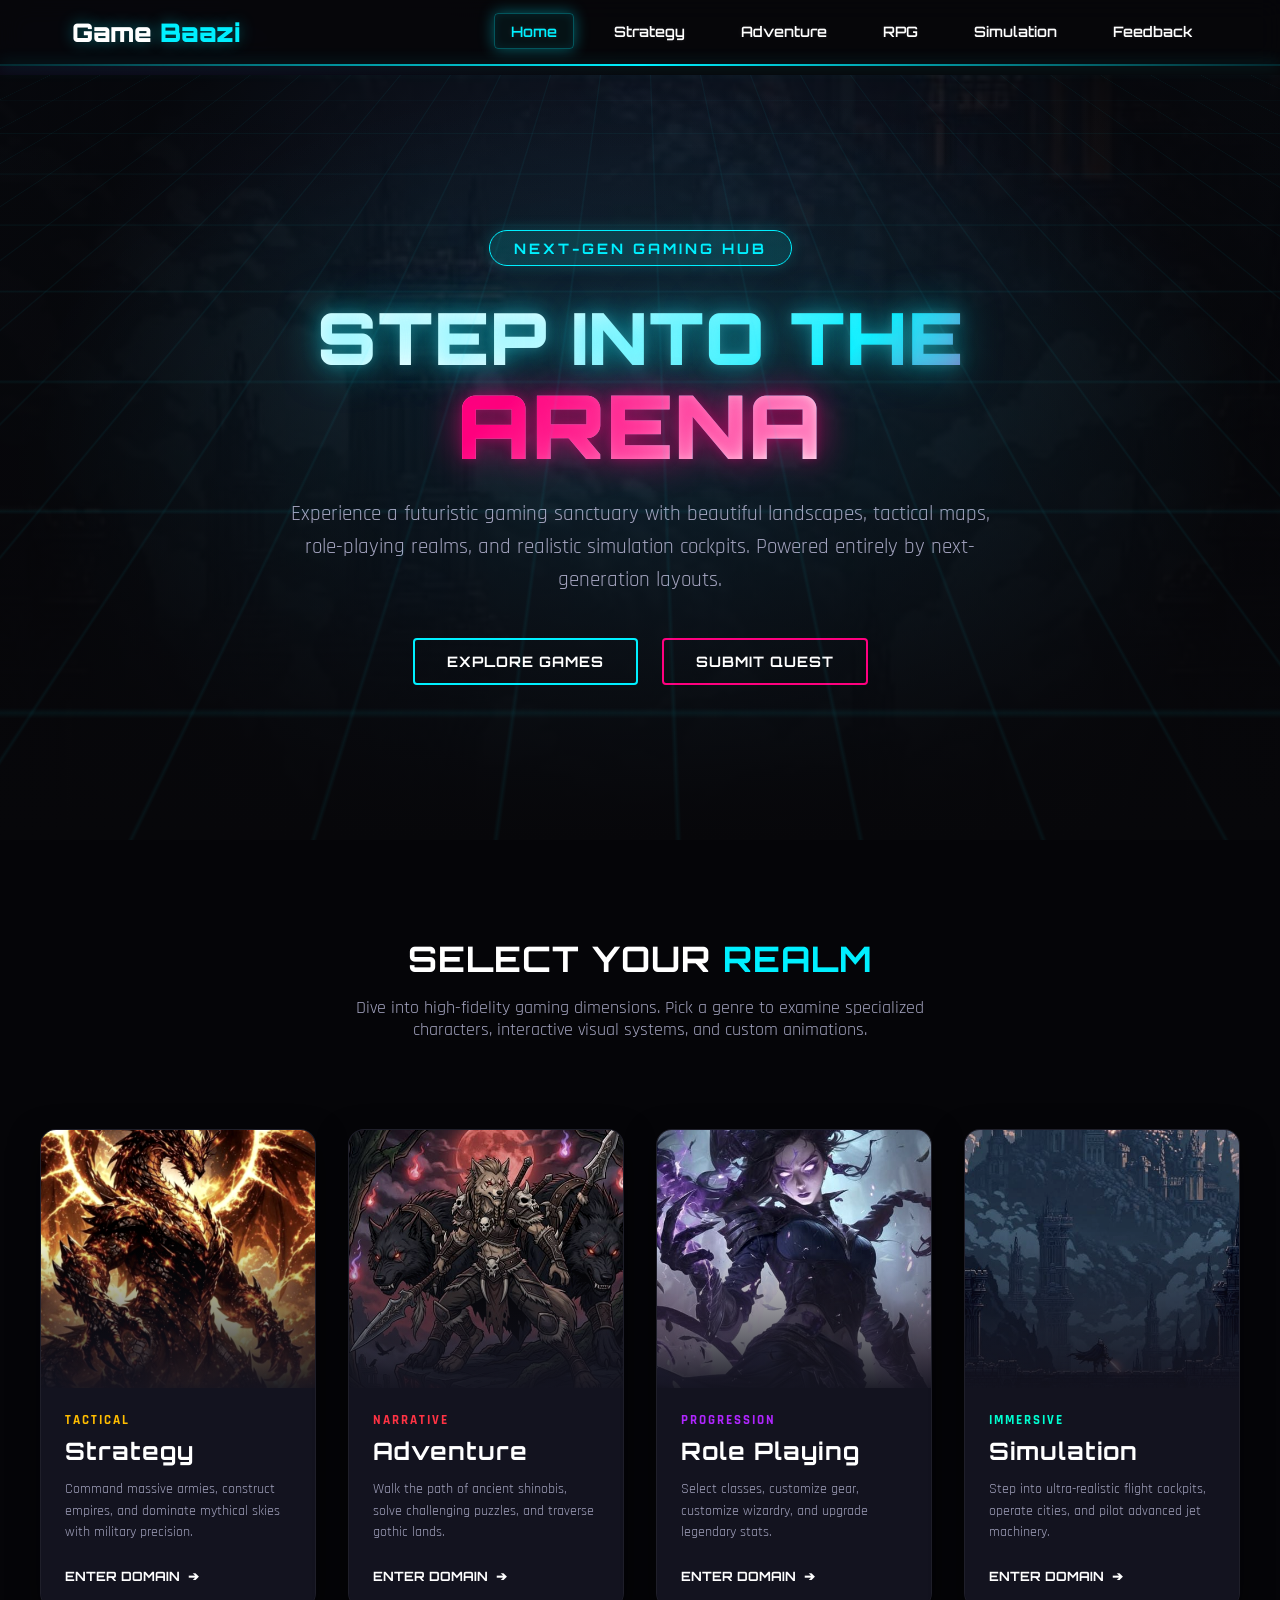
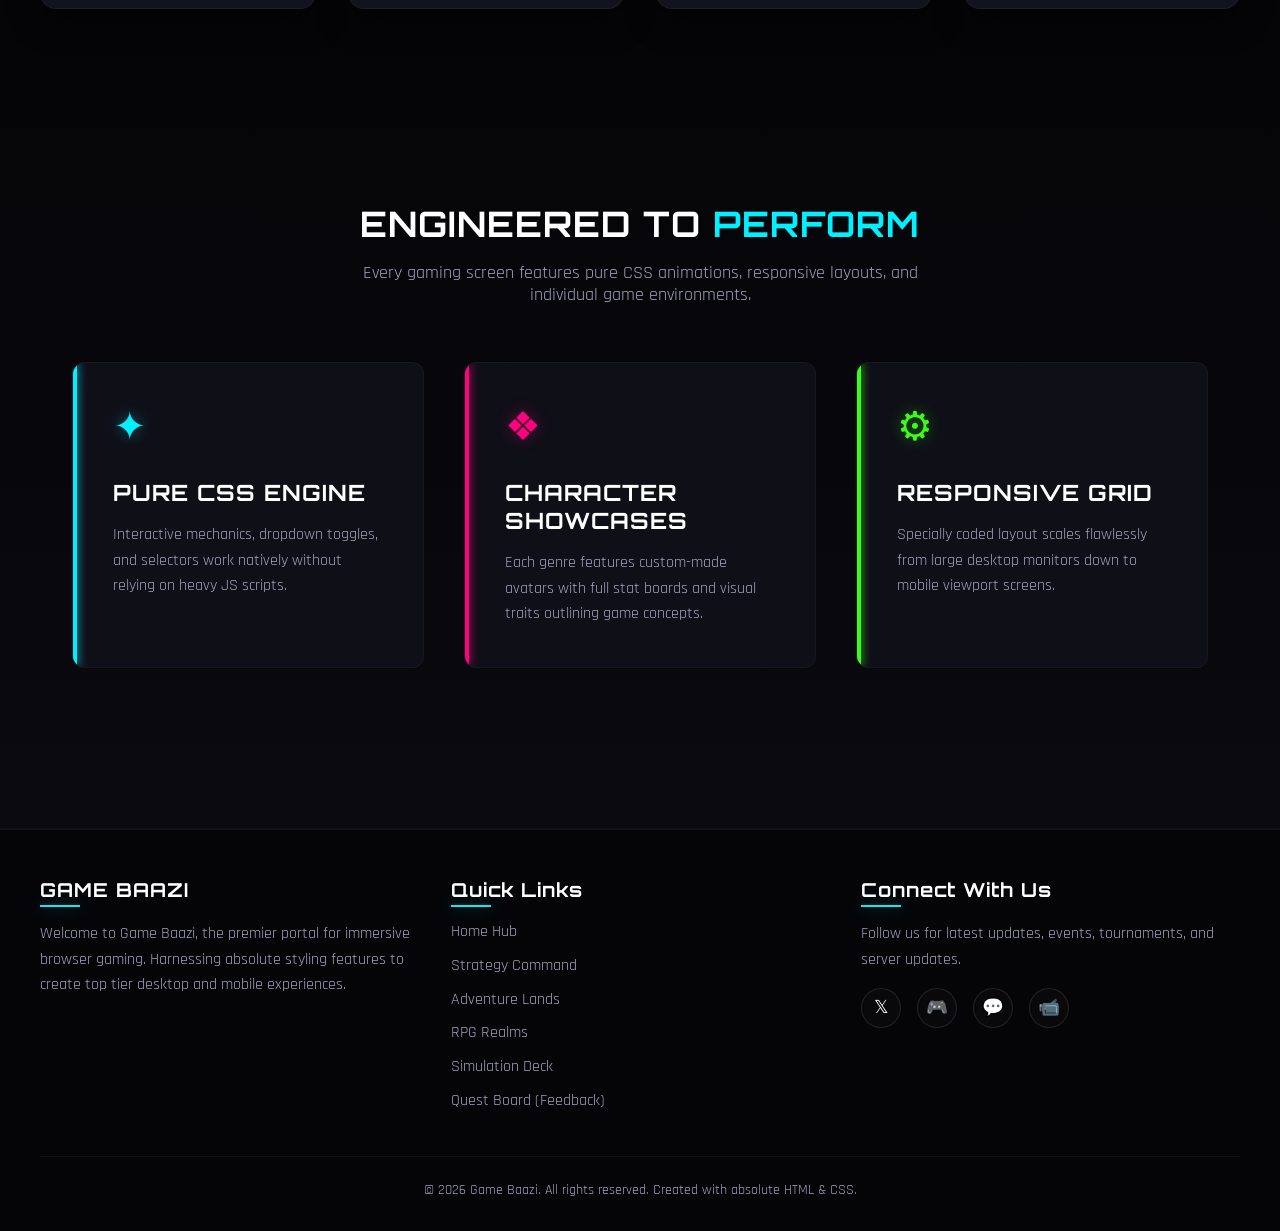
<file: index.html>
<!DOCTYPE html>
<html lang="en">
<head>
    <meta charset="UTF-8">
    <meta name="viewport" content="width=device-width, initial-scale=1.0">
    <title>Game Baazi - Ultimate Game Arena</title>
    <link rel="stylesheet" href="style.css">
    <style>
        /* Home Page Custom Styles */
        .home-hero {
            background: radial-gradient(circle at center, rgba(13, 13, 25, 0.4) 0%, rgba(5, 5, 8, 0.95) 80%),
                        url('assets/dark theme.jpeg') no-repeat center center/cover;
            position: relative;
            z-index: 1;
        }

        .home-hero::before {
            content: '';
            position: absolute;
            top: 0;
            left: 0;
            width: 100%;
            height: 100%;
            background: linear-gradient(0deg, var(--bg-dark) 0%, transparent 100%),
                        radial-gradient(ellipse at 50% 50%, rgba(0, 240, 255, 0.1) 0%, transparent 70%);
            z-index: -1;
        }

        /* Cyberpunk Grid Background Overlay */
        .cyber-grid {
            position: absolute;
            top: 0;
            left: 0;
            width: 100%;
            height: 100%;
            background-size: 50px 50px;
            background-image: 
                linear-gradient(to right, rgba(0, 240, 255, 0.05) 1px, transparent 1px),
                linear-gradient(to bottom, rgba(0, 240, 255, 0.05) 1px, transparent 1px);
            z-index: -1;
            transform: perspective(500px) rotateX(60deg) translateY(-20%);
            transform-origin: top center;
            animation: grid-scroll 20s linear infinite;
        }

        @keyframes grid-scroll {
            0% { background-position: 0 0; }
            100% { background-position: 0 1000px; }
        }

        .hero-content {
            text-align: center;
            max-width: 900px;
            margin: 0 auto;
            position: relative;
            z-index: 2;
        }

        .cyber-badge-main {
            display: inline-block;
            background: rgba(0, 240, 255, 0.15);
            border: 1px solid var(--neon-blue);
            color: var(--neon-blue);
            padding: 0.5rem 1.5rem;
            font-family: 'Orbitron', sans-serif;
            font-weight: 700;
            font-size: 0.9rem;
            text-transform: uppercase;
            letter-spacing: 3px;
            border-radius: 50px;
            margin-bottom: 2rem;
            box-shadow: 0 0 15px rgba(0, 240, 255, 0.2);
            animation: float 3s ease-in-out infinite;
        }

        .hero-title {
            font-size: 4.5rem;
            font-weight: 900;
            text-transform: uppercase;
            line-height: 1.1;
            margin-bottom: 1.5rem;
            color: #fff;
            text-shadow: 0 0 10px rgba(255,255,255,0.1),
                         0 0 20px rgba(0,240,255,0.3),
                         0 0 40px rgba(0,240,255,0.5);
            background: linear-gradient(135deg, #ffffff 30%, var(--neon-blue) 70%, var(--neon-pink));
            -webkit-background-clip: text;
            -webkit-text-fill-color: transparent;
        }

        .hero-title span {
            display: block;
            font-size: 5.5rem;
            color: var(--neon-pink);
            text-shadow: 0 0 10px rgba(255, 0, 127, 0.3),
                         0 0 35px rgba(255, 0, 127, 0.7);
            background: linear-gradient(135deg, var(--neon-pink) 30%, #fff 70%);
            -webkit-background-clip: text;
            -webkit-text-fill-color: transparent;
        }

        .hero-text {
            font-size: 1.3rem;
            color: var(--text-secondary);
            margin-bottom: 2.5rem;
            line-height: 1.6;
            max-width: 700px;
            margin-left: auto;
            margin-right: auto;
        }

        .hero-buttons {
            display: flex;
            gap: 1.5rem;
            justify-content: center;
        }

        /* Showstopper Game Deck Styles */
        .showcase-section {
            padding: 6rem 2rem;
            position: relative;
            background: #050508;
        }

        .game-deck {
            display: grid;
            grid-template-columns: repeat(4, 1fr);
            gap: 2rem;
            max-width: 1200px;
            margin: 0 auto;
        }

        .deck-card {
            background: var(--bg-card-solid);
            border: 1px solid rgba(255, 255, 255, 0.05);
            border-radius: 16px;
            overflow: hidden;
            position: relative;
            transition: all 0.5s cubic-bezier(0.25, 1, 0.5, 1);
            height: 480px;
            display: flex;
            flex-direction: column;
            cursor: pointer;
            box-shadow: 0 10px 30px rgba(0,0,0,0.5);
        }

        /* Border Glow & Overlay for cards */
        .deck-card::after {
            content: '';
            position: absolute;
            inset: 0;
            border-radius: 16px;
            padding: 2px;
            background: linear-gradient(to bottom, var(--card-accent), transparent);
            -webkit-mask: linear-gradient(#fff 0 0) content-box, linear-gradient(#fff 0 0);
            -webkit-mask-composite: xor;
            mask-composite: exclude;
            opacity: 0;
            transition: var(--transition-medium);
        }

        .deck-card:hover {
            transform: translateY(-15px) scale(1.03);
            box-shadow: 0 20px 40px rgba(0, 0, 0, 0.8),
                        0 0 30px rgba(var(--card-accent-rgb), 0.3);
            border-color: transparent;
        }

        .deck-card:hover::after {
            opacity: 1;
        }

        .deck-img-container {
            height: 60%;
            position: relative;
            overflow: hidden;
        }

        .deck-img {
            width: 100%;
            height: 100%;
            object-fit: cover;
            transition: var(--transition-slow);
            filter: grayscale(40%) contrast(1.1);
        }

        .deck-card:hover .deck-img {
            transform: scale(1.1);
            filter: grayscale(0%) contrast(1);
        }

        /* Genre specific overlay color tint */
        .deck-img-overlay {
            position: absolute;
            inset: 0;
            background: linear-gradient(180deg, transparent 40%, rgba(19, 19, 31, 0.95));
            transition: var(--transition-medium);
        }

        .deck-card:hover .deck-img-overlay {
            background: linear-gradient(180deg, rgba(var(--card-accent-rgb), 0.15) 0%, rgba(19, 19, 31, 0.95) 80%);
        }

        .deck-info {
            padding: 1.5rem;
            flex-grow: 1;
            display: flex;
            flex-direction: column;
            justify-content: space-between;
            position: relative;
            background: var(--bg-card-solid);
        }

        .deck-genre {
            font-size: 0.8rem;
            font-weight: 700;
            text-transform: uppercase;
            color: var(--card-accent);
            letter-spacing: 2px;
            margin-bottom: 0.5rem;
        }

        .deck-title {
            font-size: 1.5rem;
            font-weight: 700;
            color: var(--text-primary);
            margin-bottom: 0.8rem;
        }

        .deck-desc {
            font-size: 0.9rem;
            color: var(--text-secondary);
            line-height: 1.5;
            margin-bottom: 1.5rem;
        }

        .deck-btn {
            font-family: 'Orbitron', sans-serif;
            font-size: 0.8rem;
            font-weight: 700;
            text-transform: uppercase;
            color: var(--text-primary);
            display: flex;
            align-items: center;
            gap: 0.5rem;
            margin-top: auto;
            align-self: flex-start;
            transition: var(--transition-fast);
        }

        .deck-btn span {
            transition: var(--transition-fast);
        }

        .deck-card:hover .deck-btn {
            color: var(--card-accent);
            text-shadow: 0 0 10px rgba(var(--card-accent-rgb), 0.5);
        }

        .deck-card:hover .deck-btn span {
            transform: translateX(5px);
        }

        /* Specific Cards Theming */
        .card-strategy {
            --card-accent: var(--neon-gold);
            --card-accent-rgb: 255, 189, 0;
        }
        .card-adventure {
            --card-accent: var(--neon-red);
            --card-accent-rgb: 255, 51, 68;
        }
        .card-rpg {
            --card-accent: var(--neon-purple);
            --card-accent-rgb: 176, 38, 255;
        }
        .card-simulation {
            --card-accent: var(--neon-cyan);
            --card-accent-rgb: 0, 255, 210;
        }

        /* CSS Features/Stats section styling */
        .features-grid-section {
            padding: 6rem 2rem;
            background: linear-gradient(180deg, #050508, #0a0a0f);
        }

        .features-grid {
            display: grid;
            grid-template-columns: repeat(auto-fit, minmax(300px, 1fr));
            gap: 2.5rem;
            max-width: 1200px;
            margin: 0 auto;
        }

        .feature-box {
            background: var(--bg-card);
            border: 1px solid rgba(255,255,255,0.03);
            border-radius: 12px;
            padding: 2.5rem;
            position: relative;
            overflow: hidden;
            transition: var(--transition-medium);
        }

        .feature-box::before {
            content: '';
            position: absolute;
            top: 0;
            left: 0;
            width: 4px;
            height: 100%;
            background: var(--feature-color);
            box-shadow: 0 0 10px var(--feature-color);
        }

        .feature-box:hover {
            transform: translateY(-5px);
            background: rgba(25, 25, 38, 0.7);
            border-color: rgba(var(--feature-color-rgb), 0.2);
            box-shadow: 0 10px 35px rgba(0, 0, 0, 0.4);
        }

        .feature-icon {
            font-size: 2.5rem;
            margin-bottom: 1.5rem;
            color: var(--feature-color);
            text-shadow: 0 0 15px rgba(var(--feature-color-rgb), 0.4);
        }

        .feature-title {
            font-size: 1.4rem;
            margin-bottom: 1rem;
            text-transform: uppercase;
        }

        .feature-desc {
            color: var(--text-secondary);
            line-height: 1.6;
        }

        .f-blue {
            --feature-color: var(--neon-blue);
            --feature-color-rgb: 0, 240, 255;
        }
        .f-pink {
            --feature-color: var(--neon-pink);
            --feature-color-rgb: 255, 0, 127;
        }
        .f-green {
            --feature-color: var(--neon-green);
            --feature-color-rgb: 57, 255, 20;
        }

        /* Responsive */
        @media (max-width: 1200px) {
            .game-deck {
                grid-template-columns: repeat(2, 1fr);
            }
        }
        @media (max-width: 768px) {
            .hero-title { font-size: 3rem; }
            .hero-title span { font-size: 3.5rem; }
            .hero-text { font-size: 1.1rem; }
            .game-deck {
                grid-template-columns: 1fr;
            }
            .deck-card {
                height: 420px;
            }
        }
    </style>
</head>
<body>

    <!-- Header Navigation -->
    <header>
        <div class="nav-container">
            <a href="index.html" class="logo">Game<span>Baazi</span></a>
            
            <input type="checkbox" id="menu-toggle">
            <label for="menu-toggle" class="menu-toggle-btn">
                <span></span>
                <span></span>
                <span></span>
            </label>

            <ul class="nav-menu">
                <li><a href="index.html" class="nav-link active">Home</a></li>
                <li><a href="strategy.html" class="nav-link">Strategy</a></li>
                <li><a href="adventure.html" class="nav-link">Adventure</a></li>
                <li><a href="rpg.html" class="nav-link">RPG</a></li>
                <li><a href="simulation.html" class="nav-link">Simulation</a></li>
                <li><a href="feedback.html" class="nav-link">Feedback</a></li>
            </ul>
        </div>
    </header>

    <!-- Main Content -->
    <main>
        
        <!-- Hero Section -->
        <section class="hero-section home-hero">
            <div class="cyber-grid"></div>
            <div class="hero-content">
                <div class="cyber-badge-main">Next-Gen Gaming Hub</div>
                <h1 class="hero-title">Step into the <span>Arena</span></h1>
                <p class="hero-text">Experience a futuristic gaming sanctuary with beautiful landscapes, tactical maps, role-playing realms, and realistic simulation cockpits. Powered entirely by next-generation layouts.</p>
                <div class="hero-buttons">
                    <a href="#showcase" class="btn">Explore Games</a>
                    <a href="feedback.html" class="btn btn-pink">Submit Quest</a>
                </div>
            </div>
        </section>

        <!-- Showcase / Game Deck Section -->
        <section class="showcase-section" id="showcase">
            <div class="container" style="padding-top: 0; padding-bottom: 2rem;">
                <h2 class="section-title">Select Your <span>Realm</span></h2>
                <p class="section-subtitle">Dive into high-fidelity gaming dimensions. Pick a genre to examine specialized characters, interactive visual systems, and custom animations.</p>
            </div>
            
            <div class="game-deck">
                <!-- Strategy -->
                <a href="strategy.html" class="deck-card card-strategy">
                    <div class="deck-img-container">
                        <img src="assets/dragon.jpeg" alt="Dragons flying in clouds" class="deck-img">
                        <div class="deck-img-overlay"></div>
                    </div>
                    <div class="deck-info">
                        <div>
                            <div class="deck-genre">Tactical</div>
                            <h3 class="deck-title">Strategy</h3>
                            <p class="deck-desc">Command massive armies, construct empires, and dominate mythical skies with military precision.</p>
                        </div>
                        <div class="deck-btn">Enter Domain <span>➔</span></div>
                    </div>
                </a>

                <!-- Adventure -->
                <a href="adventure.html" class="deck-card card-adventure">
                    <div class="deck-img-container">
                        <img src="assets/wolf.jpeg" alt="Wolf the Shinobi character" class="deck-img">
                        <div class="deck-img-overlay"></div>
                    </div>
                    <div class="deck-info">
                        <div>
                            <div class="deck-genre">Narrative</div>
                            <h3 class="deck-title">Adventure</h3>
                            <p class="deck-desc">Walk the path of ancient shinobis, solve challenging puzzles, and traverse gothic lands.</p>
                        </div>
                        <div class="deck-btn">Enter Domain <span>➔</span></div>
                    </div>
                </a>

                <!-- RPG -->
                <a href="rpg.html" class="deck-card card-rpg">
                    <div class="deck-img-container">
                        <img src="assets/gothic.jpeg" alt="Dark fantasy medieval RPG" class="deck-img">
                        <div class="deck-img-overlay"></div>
                    </div>
                    <div class="deck-info">
                        <div>
                            <div class="deck-genre">Progression</div>
                            <h3 class="deck-title">Role Playing</h3>
                            <p class="deck-desc">Select classes, customize gear, customize wizardry, and upgrade legendary stats.</p>
                        </div>
                        <div class="deck-btn">Enter Domain <span>➔</span></div>
                    </div>
                </a>

                <!-- Simulation -->
                <a href="simulation.html" class="deck-card card-simulation">
                    <div class="deck-img-container">
                        <img src="assets/dark theme.jpeg" alt="Simulation game type" class="deck-img">
                        <div class="deck-img-overlay"></div>
                    </div>
                    <div class="deck-info">
                        <div>
                            <div class="deck-genre">Immersive</div>
                            <h3 class="deck-title">Simulation</h3>
                            <p class="deck-desc">Step into ultra-realistic flight cockpits, operate cities, and pilot advanced jet machinery.</p>
                        </div>
                        <div class="deck-btn">Enter Domain <span>➔</span></div>
                    </div>
                </a>
            </div>
        </section>

        <!-- Features/Stats Section -->
        <section class="features-grid-section">
            <div class="container" style="padding-top: 0;">
                <h2 class="section-title">Engineered to <span>Perform</span></h2>
                <p class="section-subtitle">Every gaming screen features pure CSS animations, responsive layouts, and individual game environments.</p>
                
                <div class="features-grid">
                    <div class="feature-box f-blue">
                        <div class="feature-icon">✦</div>
                        <h3 class="feature-title">Pure CSS Engine</h3>
                        <p class="feature-desc">Interactive mechanics, dropdown toggles, and selectors work natively without relying on heavy JS scripts.</p>
                    </div>

                    <div class="feature-box f-pink">
                        <div class="feature-icon">❖</div>
                        <h3 class="feature-title">Character Showcases</h3>
                        <p class="feature-desc">Each genre features custom-made avatars with full stat boards and visual traits outlining game concepts.</p>
                    </div>

                    <div class="feature-box f-green">
                        <div class="feature-icon">⚙</div>
                        <h3 class="feature-title">Responsive Grid</h3>
                        <p class="feature-desc">Specially coded layout scales flawlessly from large desktop monitors down to mobile viewport screens.</p>
                    </div>
                </div>
            </div>
        </section>

    </main>

    <!-- Footer Section -->
    <footer>
        <div class="footer-content">
            <div class="footer-section">
                <h3>GAME <span>BAAZI</span></h3>
                <p>Welcome to Game Baazi, the premier portal for immersive browser gaming. Harnessing absolute styling features to create top tier desktop and mobile experiences.</p>
            </div>
            <div class="footer-section">
                <h3>Quick Links</h3>
                <ul class="footer-links">
                    <li><a href="index.html">Home Hub</a></li>
                    <li><a href="strategy.html">Strategy Command</a></li>
                    <li><a href="adventure.html">Adventure Lands</a></li>
                    <li><a href="rpg.html">RPG Realms</a></li>
                    <li><a href="simulation.html">Simulation Deck</a></li>
                    <li><a href="feedback.html">Quest Board (Feedback)</a></li>
                </ul>
            </div>
            <div class="footer-section">
                <h3>Connect With Us</h3>
                <p>Follow us for latest updates, events, tournaments, and server updates.</p>
                <div class="social-icons">
                    <a href="#" class="social-icon">𝕏</a>
                    <a href="#" class="social-icon">🎮</a>
                    <a href="#" class="social-icon">💬</a>
                    <a href="#" class="social-icon">📹</a>
                </div>
            </div>
        </div>
        <div class="footer-bottom">
            &copy; 2026 Game Baazi. All rights reserved. Created with absolute HTML & CSS.
        </div>
    </footer>

</body>
</html>
</file>
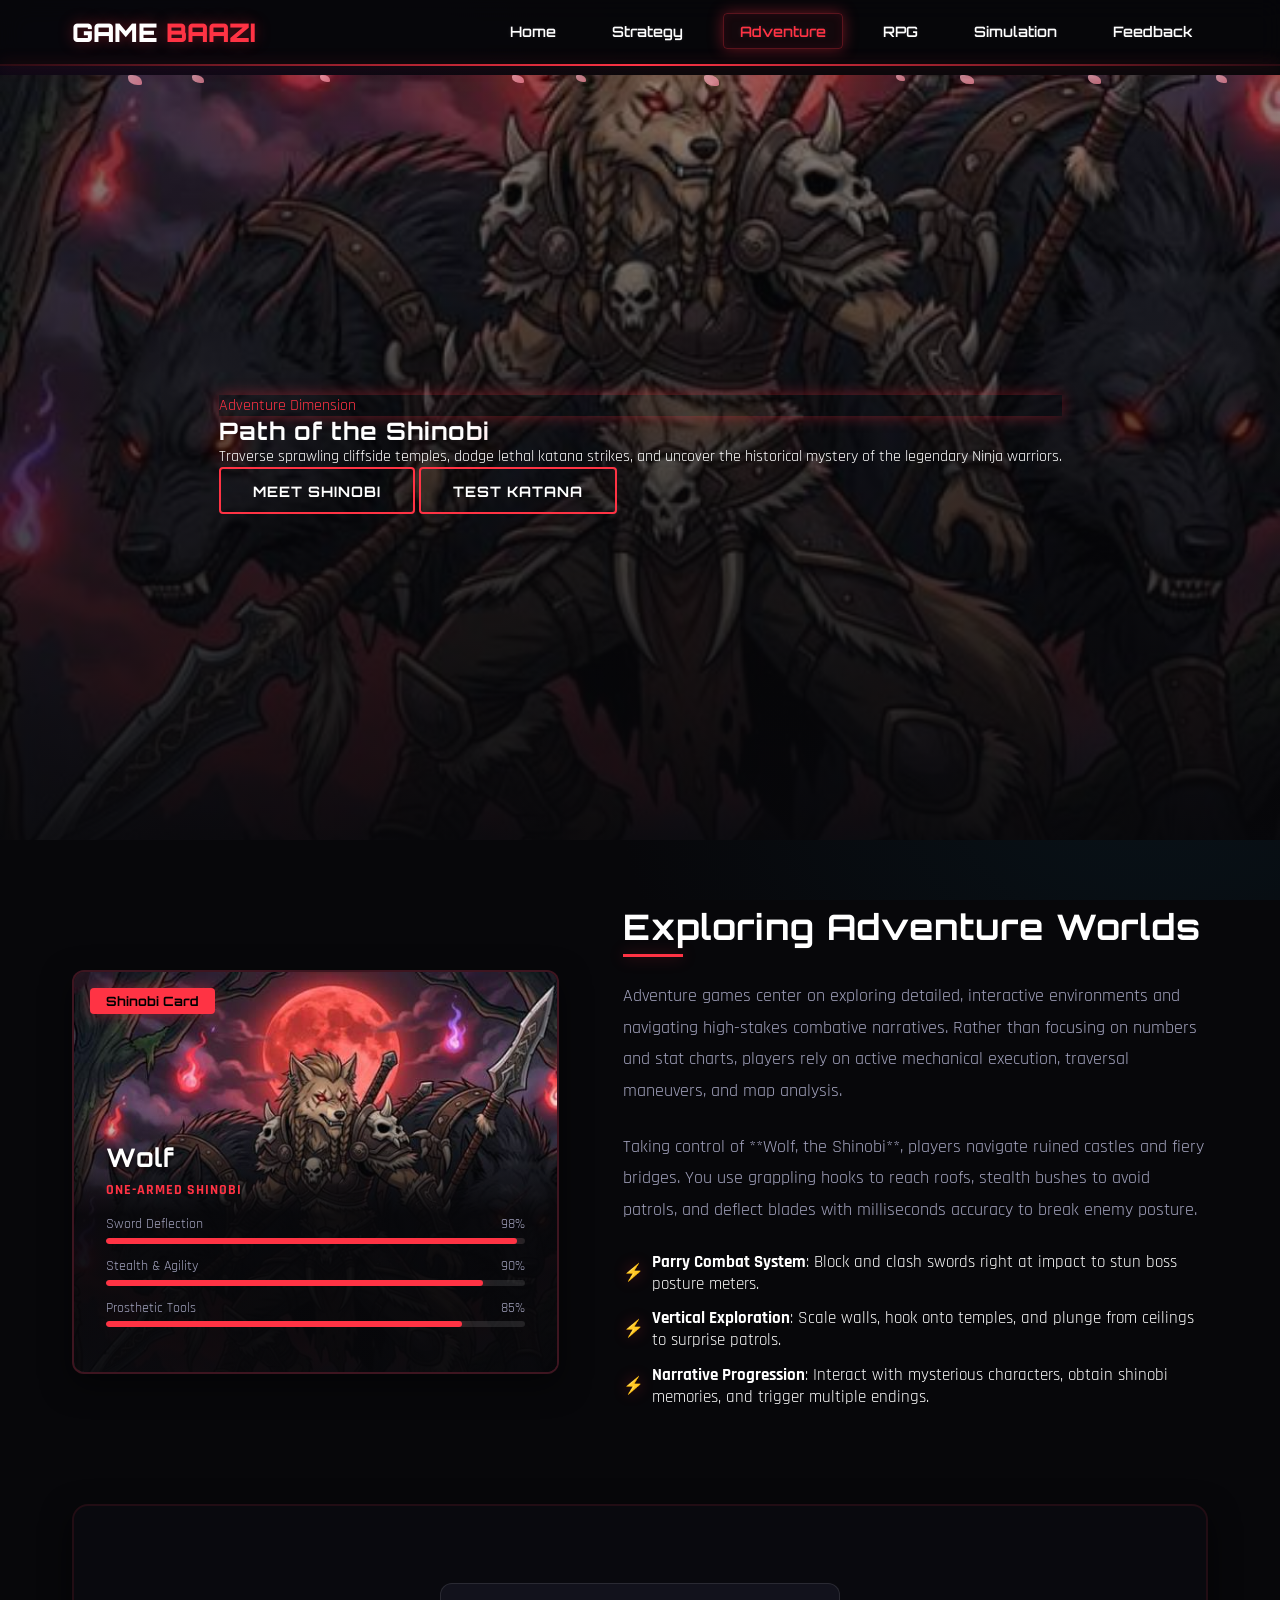
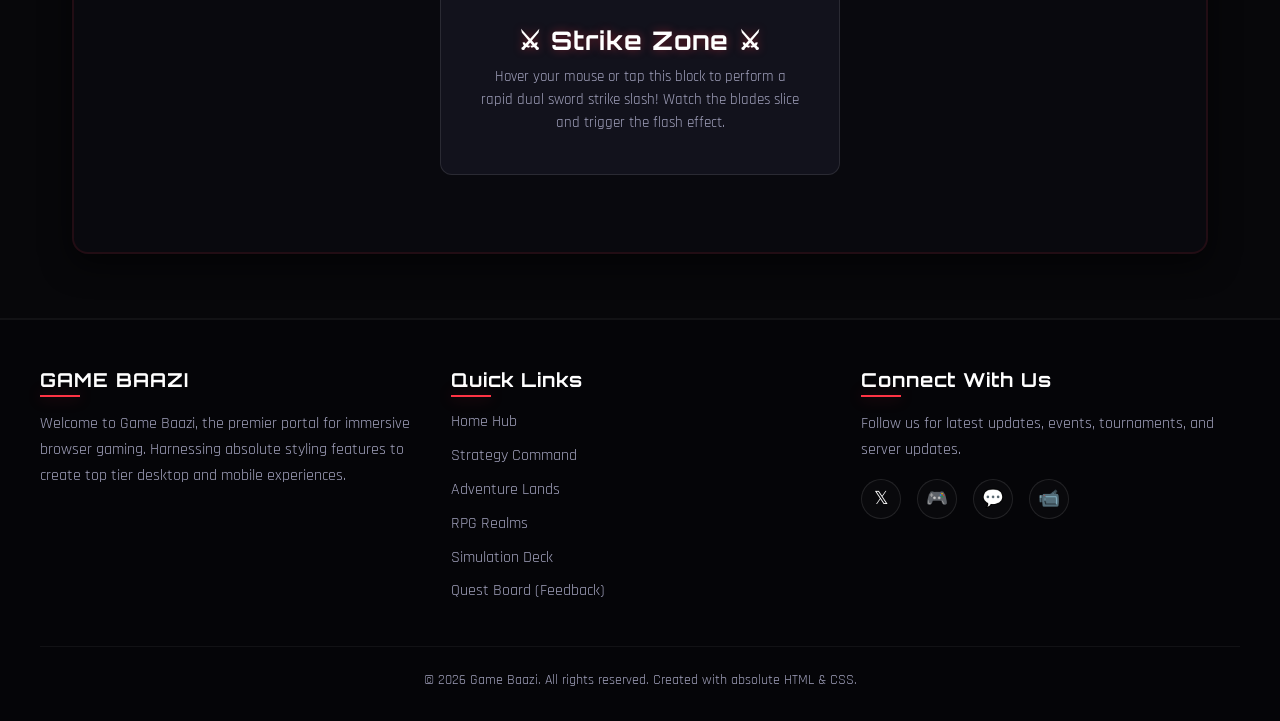
<file: adventure.html>
<!DOCTYPE html>
<html lang="en">
<head>
    <meta charset="UTF-8">
    <meta name="viewport" content="width=device-width, initial-scale=1.0">
    <title>Adventure Realm - Game Baazi</title>
    <link rel="stylesheet" href="style.css">
    <style>
        /* Adventure Specific Page Styles */
        .adventure-banner {
            background: linear-gradient(180deg, rgba(7, 7, 10, 0.4) 0%, rgba(7, 7, 10, 0.95) 100%),
                        url('assets/wolf.jpeg') no-repeat center center/cover;
            position: relative;
        }

        /* Falling Sakura (Cherry Blossom) Animation */
        .sakura-container {
            position: absolute;
            top: 0;
            left: 0;
            width: 100%;
            height: 100%;
            pointer-events: none;
            overflow: hidden;
            z-index: 2;
        }

        .petal {
            position: absolute;
            background: linear-gradient(135deg, #ffb7c5, #ff8da1);
            border-radius: 15% 70% 15% 70%;
            width: 12px;
            height: 8px;
            opacity: 0.7;
            animation: fall-sway 10s linear infinite;
        }

        /* Individual petals delay & positioning */
        .petal:nth-child(1) { left: 10%; width: 14px; height: 10px; animation-duration: 8s; animation-delay: 0s; }
        .petal:nth-child(2) { left: 25%; width: 10px; height: 7px; animation-duration: 11s; animation-delay: 2s; }
        .petal:nth-child(3) { left: 40%; width: 12px; height: 8px; animation-duration: 9s; animation-delay: 4s; }
        .petal:nth-child(4) { left: 55%; width: 15px; height: 11px; animation-duration: 7s; animation-delay: 1s; }
        .petal:nth-child(5) { left: 70%; width: 9px; height: 6px; animation-duration: 13s; animation-delay: 3s; }
        .petal:nth-child(6) { left: 85%; width: 13px; height: 9px; animation-duration: 10s; animation-delay: 5s; }
        .petal:nth-child(7) { left: 95%; width: 11px; height: 8px; animation-duration: 12s; animation-delay: 1.5s; }
        .petal:nth-child(8) { left: 15%; width: 12px; height: 8px; animation-duration: 10s; animation-delay: 6s; }
        .petal:nth-child(9) { left: 45%; width: 10px; height: 7px; animation-duration: 11s; animation-delay: 7s; }
        .petal:nth-child(10) { left: 75%; width: 14px; height: 9px; animation-duration: 8s; animation-delay: 8s; }

        @keyframes fall-sway {
            0% {
                top: -50px;
                transform: translateX(0) rotate(0deg);
                opacity: 0;
            }
            10% {
                opacity: 0.8;
            }
            90% {
                opacity: 0.8;
            }
            100% {
                top: 105%;
                transform: translateX(150px) rotate(360deg);
                opacity: 0;
            }
        }

        /* Slash Strike Animation Showcase */
        .slash-showcase-box {
            background: #09090e;
            border: 2px solid rgba(255, 51, 68, 0.1);
            border-radius: 16px;
            padding: 3rem;
            margin-top: 3rem;
            position: relative;
            overflow: hidden;
            display: flex;
            align-items: center;
            justify-content: center;
            height: 350px;
            box-shadow: 0 10px 30px rgba(0,0,0,0.6);
            cursor: pointer;
        }

        .slash-target-card {
            background: rgba(20, 20, 30, 0.9);
            border: 1px solid rgba(255, 255, 255, 0.1);
            border-radius: 12px;
            padding: 2.5rem;
            text-align: center;
            position: relative;
            z-index: 5;
            transition: all 0.3s ease;
            max-width: 400px;
        }

        .slash-target-card h3 {
            font-size: 1.6rem;
            margin-bottom: 0.5rem;
            color: var(--text-primary);
        }

        .slash-target-card p {
            color: var(--text-secondary);
            font-size: 0.95rem;
            line-height: 1.5;
        }

        /* The Slash Line Overlay */
        .slash-line-1 {
            position: absolute;
            width: 150%;
            height: 4px;
            background: #ffffff;
            box-shadow: 0 0 20px #ff3344, 0 0 40px #ff3344;
            top: 50%;
            left: -25%;
            transform: rotate(-30deg) scaleX(0);
            transform-origin: left center;
            z-index: 10;
            pointer-events: none;
            opacity: 0;
        }

        .slash-line-2 {
            position: absolute;
            width: 150%;
            height: 4px;
            background: #ffffff;
            box-shadow: 0 0 20px #ff3344, 0 0 40px #ff3344;
            top: 45%;
            left: -25%;
            transform: rotate(35deg) scaleX(0);
            transform-origin: left center;
            z-index: 10;
            pointer-events: none;
            opacity: 0;
        }

        /* Visual Flash screen overlay */
        .slash-flash {
            position: absolute;
            inset: 0;
            background: #ffffff;
            z-index: 9;
            opacity: 0;
            pointer-events: none;
        }

        /* Hover action trigger */
        .slash-showcase-box:hover .slash-line-1 {
            animation: slash-action-1 0.4s cubic-bezier(0.1, 0.8, 0.1, 1) forwards;
        }

        .slash-showcase-box:hover .slash-line-2 {
            animation: slash-action-2 0.4s cubic-bezier(0.1, 0.8, 0.1, 1) 0.15s forwards;
        }

        .slash-showcase-box:hover .slash-flash {
            animation: flash-action 0.4s ease-out 0.2s;
        }

        .slash-showcase-box:hover .slash-target-card {
            transform: scale(0.98);
            border-color: var(--neon-red);
            box-shadow: 0 0 20px rgba(255, 51, 68, 0.2);
        }

        @keyframes slash-action-1 {
            0% { transform: rotate(-30deg) scaleX(0); opacity: 1; }
            50% { transform: rotate(-30deg) scaleX(1); opacity: 1; }
            100% { transform: rotate(-30deg) scaleX(1) translateX(50px); opacity: 0; }
        }

        @keyframes slash-action-2 {
            0% { transform: rotate(35deg) scaleX(0); opacity: 1; }
            50% { transform: rotate(35deg) scaleX(1); opacity: 1; }
            100% { transform: rotate(35deg) scaleX(1) translateX(50px); opacity: 0; }
        }

        @keyframes flash-action {
            0% { opacity: 0; }
            15% { opacity: 0.8; }
            100% { opacity: 0; }
        }
    </style>
</head>
<body class="theme-adventure">

    <!-- Header Navigation -->
    <header>
        <div class="nav-container">
            <a href="index.html" class="logo">GAME <span>BAAZI</span></a>
            
            <input type="checkbox" id="menu-toggle">
            <label for="menu-toggle" class="menu-toggle-btn">
                <span></span>
                <span></span>
                <span></span>
            </label>

            <ul class="nav-menu">
                <li><a href="index.html" class="nav-link">Home</a></li>
                <li><a href="strategy.html" class="nav-link">Strategy</a></li>
                <li><a href="adventure.html" class="nav-link active">Adventure</a></li>
                <li><a href="rpg.html" class="nav-link">RPG</a></li>
                <li><a href="simulation.html" class="nav-link">Simulation</a></li>
                <li><a href="feedback.html" class="nav-link">Feedback</a></li>
            </ul>
        </div>
    </header>

    <!-- Main Content -->
    <main>
        
        <!-- Hero/Banner Section -->
        <section class="hero-section adventure-banner">
            <div class="sakura-container">
                <div class="petal"></div>
                <div class="petal"></div>
                <div class="petal"></div>
                <div class="petal"></div>
                <div class="petal"></div>
                <div class="petal"></div>
                <div class="petal"></div>
                <div class="petal"></div>
                <div class="petal"></div>
                <div class="petal"></div>
            </div>
            <div class="hero-content">
                <div class="cyber-badge-main" style="border-color: var(--theme-accent); color: var(--theme-accent); box-shadow: var(--theme-shadow);">Adventure Dimension</div>
                <h1 class="hero-title" style="background: linear-gradient(135deg, #fff 30%, var(--neon-red) 70%, #880011); -webkit-background-clip: text; -webkit-text-fill-color: transparent;">Path of the <span>Shinobi</span></h1>
                <p class="hero-text">Traverse sprawling cliffside temples, dodge lethal katana strikes, and uncover the historical mystery of the legendary Ninja warriors.</p>
                <div class="hero-buttons">
                    <a href="#details" class="btn btn-red">Meet Shinobi</a>
                    <a href="#slash-zone" class="btn">Test Katana</a>
                </div>
            </div>
        </section>

        <!-- Character and Genre details -->
        <section class="container" id="details">
            <div class="game-info-wrapper">
                
                <!-- Character Card -->
                <div class="character-card">
                    <div class="character-image-container">
                        <img src="assets/wolf.jpeg" alt="Wolf the Shinobi character" class="character-image">
                        <div class="character-badge">Shinobi Card</div>
                        <div class="character-details">
                            <h3 class="character-name">Wolf</h3>
                            <div class="character-role">One-Armed Shinobi</div>
                            
                            <!-- Stats -->
                            <div class="stat-bar-container">
                                <div class="stat-header">
                                    <span>Sword Deflection</span>
                                    <span>98%</span>
                                </div>
                                <div class="stat-bar"><div class="stat-fill" style="width: 98%;"></div></div>
                            </div>
                            
                            <div class="stat-bar-container">
                                <div class="stat-header">
                                    <span>Stealth & Agility</span>
                                    <span>90%</span>
                                </div>
                                <div class="stat-bar"><div class="stat-fill" style="width: 90%;"></div></div>
                            </div>

                            <div class="stat-bar-container">
                                <div class="stat-header">
                                    <span>Prosthetic Tools</span>
                                    <span>85%</span>
                                </div>
                                <div class="stat-bar"><div class="stat-fill" style="width: 85%;"></div></div>
                            </div>
                        </div>
                    </div>
                </div>

                <!-- Explanation of Game Type -->
                <div class="game-description">
                    <h2>Exploring Adventure Worlds</h2>
                    <p>Adventure games center on exploring detailed, interactive environments and navigating high-stakes combative narratives. Rather than focusing on numbers and stat charts, players rely on active mechanical execution, traversal maneuvers, and map analysis.</p>
                    <p>Taking control of **Wolf, the Shinobi**, players navigate ruined castles and fiery bridges. You use grappling hooks to reach roofs, stealth bushes to avoid patrols, and deflect blades with milliseconds accuracy to break enemy posture.</p>
                    
                    <ul class="game-features">
                        <li><strong>Parry Combat System</strong>: Block and clash swords right at impact to stun boss posture meters.</li>
                        <li><strong>Vertical Exploration</strong>: Scale walls, hook onto temples, and plunge from ceilings to surprise patrols.</li>
                        <li><strong>Narrative Progression</strong>: Interact with mysterious characters, obtain shinobi memories, and trigger multiple endings.</li>
                    </ul>
                </div>

            </div>

            <!-- Slash CSS Animation Widget -->
            <div class="slash-showcase-box" id="slash-zone">
                <div class="slash-line-1"></div>
                <div class="slash-line-2"></div>
                <div class="slash-flash"></div>
                
                <div class="slash-target-card">
                    <h3 style="font-family: 'Orbitron'; text-shadow: 0 0 10px rgba(255, 51, 68, 0.4);">⚔ Strike Zone ⚔</h3>
                    <p style="margin-top: 10px;">Hover your mouse or tap this block to perform a rapid dual sword strike slash! Watch the blades slice and trigger the flash effect.</p>
                </div>
            </div>
        </section>

    </main>

    <!-- Footer Section -->
    <footer>
        <div class="footer-content">
            <div class="footer-section">
                <h3>GAME <span>BAAZI</span></h3>
                <p>Welcome to Game Baazi, the premier portal for immersive browser gaming. Harnessing absolute styling features to create top tier desktop and mobile experiences.</p>
            </div>
            <div class="footer-section">
                <h3>Quick Links</h3>
                <ul class="footer-links">
                    <li><a href="index.html">Home Hub</a></li>
                    <li><a href="strategy.html">Strategy Command</a></li>
                    <li><a href="adventure.html">Adventure Lands</a></li>
                    <li><a href="rpg.html">RPG Realms</a></li>
                    <li><a href="simulation.html">Simulation Deck</a></li>
                    <li><a href="feedback.html">Quest Board (Feedback)</a></li>
                </ul>
            </div>
            <div class="footer-section">
                <h3>Connect With Us</h3>
                <p>Follow us for latest updates, events, tournaments, and server updates.</p>
                <div class="social-icons">
                    <a href="#" class="social-icon">𝕏</a>
                    <a href="#" class="social-icon">🎮</a>
                    <a href="#" class="social-icon">💬</a>
                    <a href="#" class="social-icon">📹</a>
                </div>
            </div>
        </div>
        <div class="footer-bottom">
            &copy; 2026 Game Baazi. All rights reserved. Created with absolute HTML & CSS.
        </div>
    </footer>

</body>
</html>
</file>
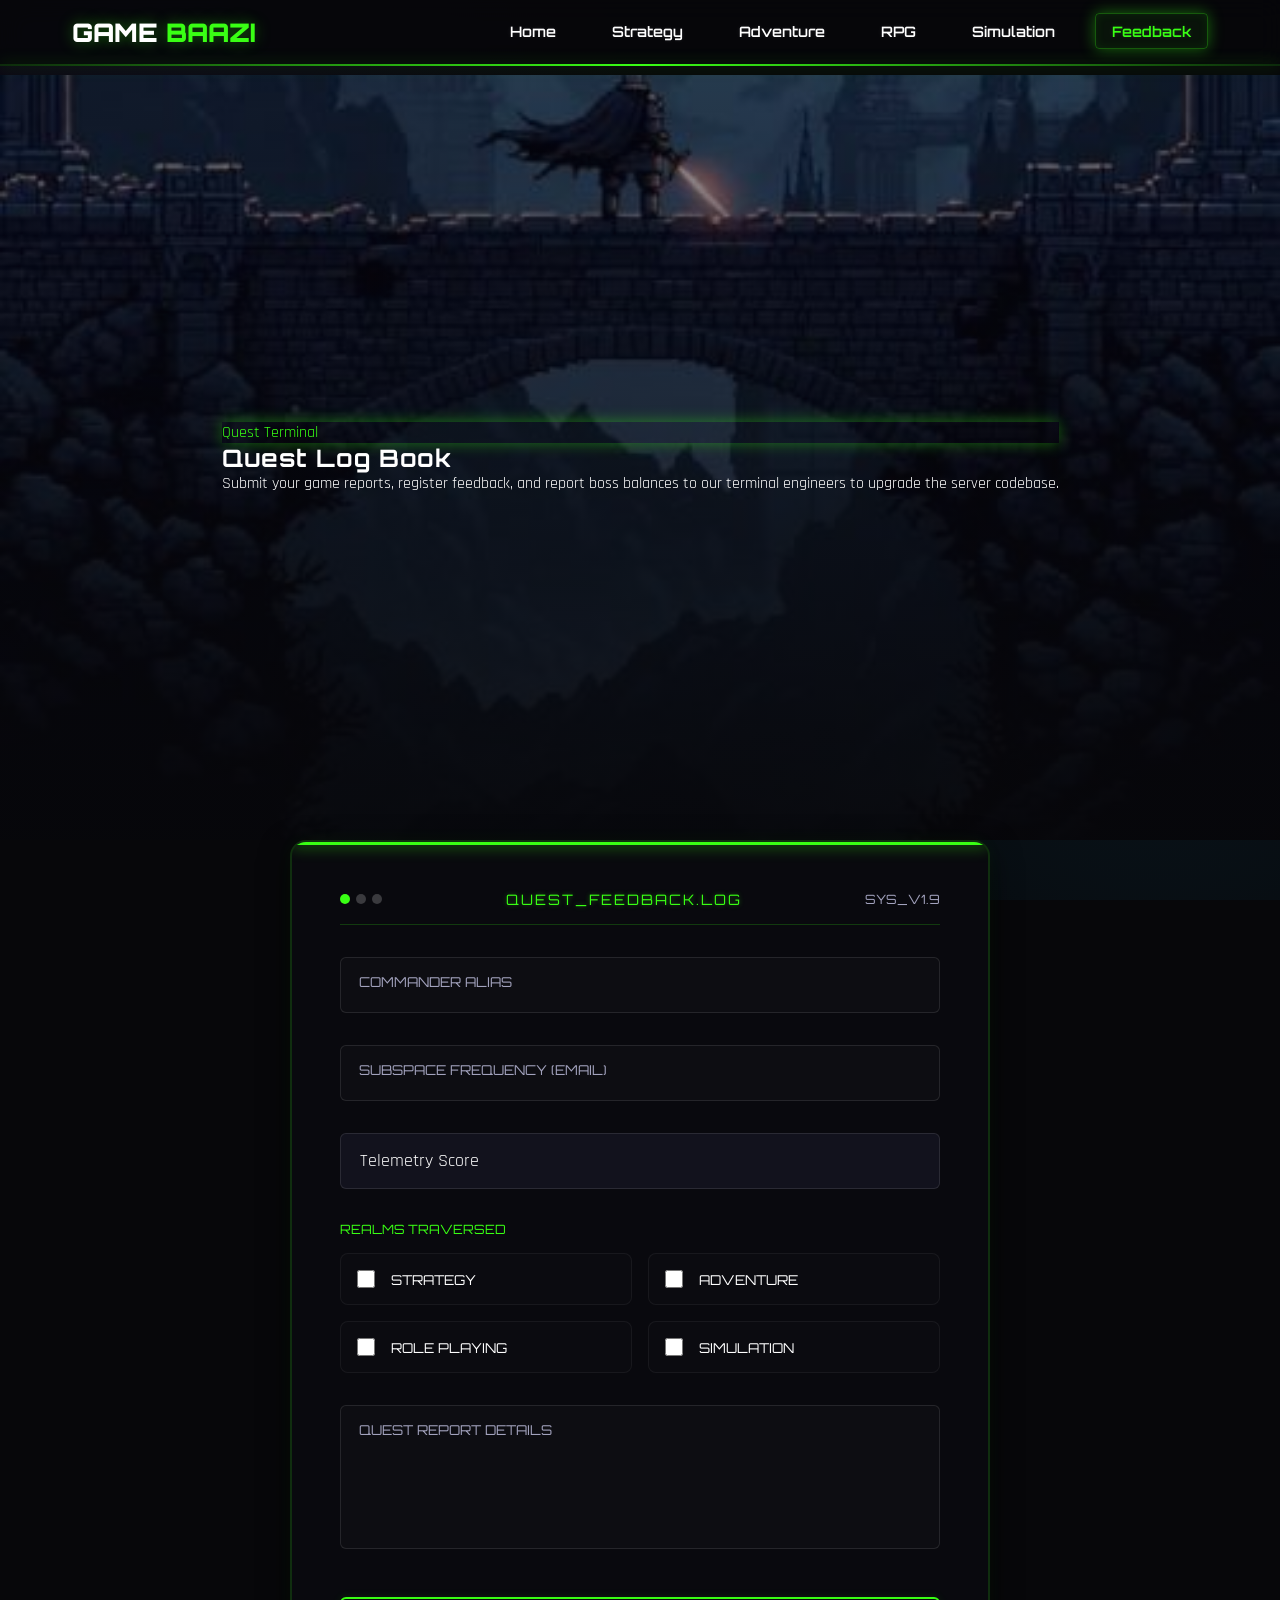
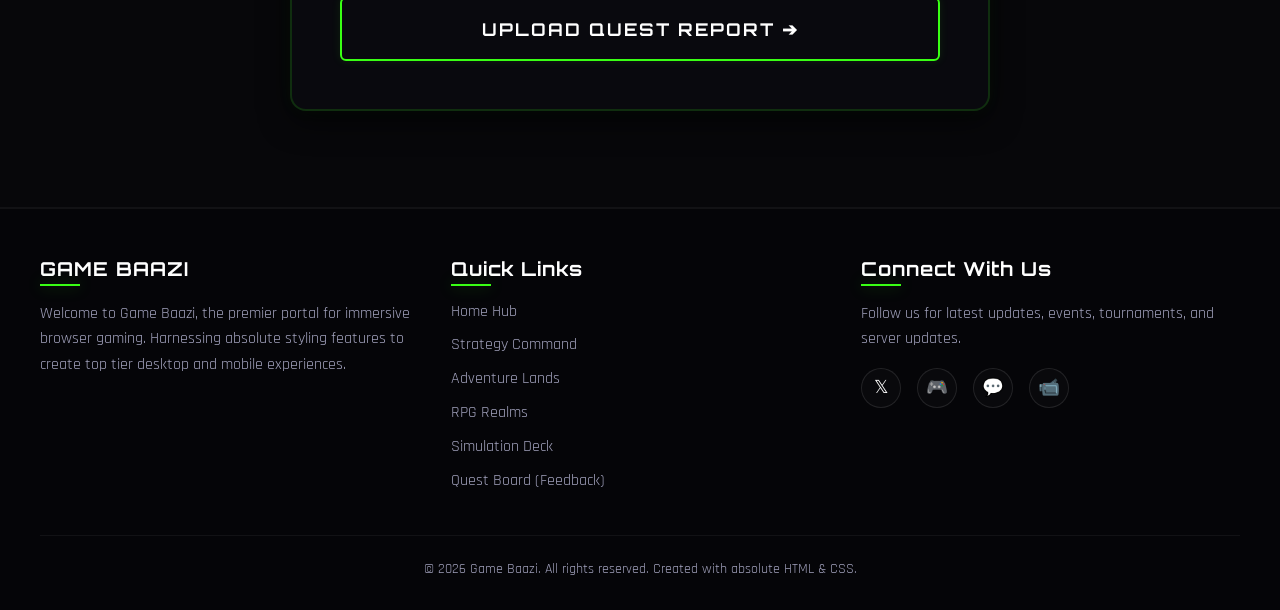
<file: feedback.html>
<!DOCTYPE html>
<html lang="en">
<head>
    <meta charset="UTF-8">
    <meta name="viewport" content="width=device-width, initial-scale=1.0">
    <title>Quest Feedback - Game Baazi</title>
    <link rel="stylesheet" href="style.css">
    <style>
        /* Feedback Specific Page Styles */
        .feedback-banner {
            background: linear-gradient(180deg, rgba(7, 7, 10, 0.4) 0%, rgba(7, 7, 10, 0.95) 100%),
                        url('assets/dark theme.jpeg') no-repeat center center/cover;
            position: relative;
            background-position: bottom center;
        }

        .feedback-wrapper {
            max-width: 700px;
            margin: 0 auto;
            background: #09090e;
            border: 2px solid rgba(57, 255, 20, 0.15);
            box-shadow: 0 10px 30px rgba(0,0,0,0.6), 
                        0 0 15px rgba(57, 255, 20, 0.05);
            border-radius: 16px;
            padding: 3rem;
            position: relative;
            overflow: hidden;
        }

        /* Quest Board scan lines */
        .feedback-wrapper::before {
            content: '';
            position: absolute;
            top: 0;
            left: 0;
            right: 0;
            height: 3px;
            background: var(--neon-green);
            box-shadow: 0 0 15px var(--neon-green);
            animation: scanner-sweep 6s linear infinite;
            z-index: 10;
        }

        .quest-form {
            display: flex;
            flex-direction: column;
            gap: 2rem;
            position: relative;
            z-index: 2;
        }

        .form-group {
            position: relative;
            display: flex;
            flex-direction: column;
        }

        /* Float-up Labels using CSS Focus and Placeholder styling */
        .form-input {
            background: rgba(255, 255, 255, 0.02);
            border: 1px solid rgba(255, 255, 255, 0.1);
            border-radius: 6px;
            padding: 1rem 1.2rem;
            color: #ffffff;
            font-family: 'Rajdhani';
            font-size: 1.1rem;
            transition: all 0.3s ease;
            outline: none;
        }

        .form-input:focus {
            border-color: var(--neon-green);
            background: rgba(57, 255, 20, 0.03);
            box-shadow: 0 0 15px rgba(57, 255, 20, 0.15),
                        inset 0 0 10px rgba(57, 255, 20, 0.05);
        }

        .form-label {
            position: absolute;
            left: 1.2rem;
            top: 1rem;
            color: var(--text-secondary);
            transition: all 0.3s ease;
            pointer-events: none;
            font-family: 'Orbitron';
            font-size: 0.85rem;
            text-transform: uppercase;
        }

        /* CSS Hack to float labels: if focus, or if placeholder is NOT shown */
        .form-input:focus ~ .form-label,
        .form-input:not(:placeholder-shown) ~ .form-label {
            transform: translateY(-28px) scale(0.9);
            color: var(--neon-green);
            text-shadow: 0 0 5px rgba(57, 255, 20, 0.3);
            left: 0.5rem;
        }

        /* Dropdown custom style */
        .form-select {
            background: rgba(19, 19, 31, 0.95);
            border: 1px solid rgba(255, 255, 255, 0.1);
            border-radius: 6px;
            padding: 1rem 1.2rem;
            color: #ffffff;
            font-family: 'Rajdhani';
            font-size: 1.1rem;
            cursor: pointer;
            outline: none;
            appearance: none;
            transition: all 0.3s ease;
        }

        .form-select:focus {
            border-color: var(--neon-green);
            box-shadow: 0 0 15px rgba(57, 255, 20, 0.15);
        }

        /* Checkbox grid selection */
        .realms-grid {
            display: grid;
            grid-template-columns: repeat(2, 1fr);
            gap: 1rem;
            margin-top: 0.5rem;
        }

        .realm-checkbox-card {
            background: rgba(255,255,255,0.01);
            border: 1px solid rgba(255,255,255,0.05);
            border-radius: 8px;
            padding: 1rem;
            cursor: pointer;
            display: flex;
            align-items: center;
            gap: 1rem;
            transition: all 0.3s ease;
        }

        .realm-checkbox-card input {
            accent-color: var(--neon-green);
            width: 18px;
            height: 18px;
        }

        .realm-checkbox-card span {
            font-family: 'Orbitron';
            font-size: 0.85rem;
            text-transform: uppercase;
        }

        .realm-checkbox-card:hover {
            border-color: rgba(57, 255, 20, 0.3);
            background: rgba(57, 255, 20, 0.02);
        }

        /* Checkbox check state linking to parent visual card (using sibling selectors if possible, otherwise keep simple clean styling) */
        .realm-checkbox-card input:checked + span {
            color: var(--neon-green);
            text-shadow: 0 0 5px rgba(57, 255, 20, 0.5);
        }

        /* Pulsing Submit Quest Button */
        .submit-btn-container {
            display: flex;
            justify-content: center;
            margin-top: 1rem;
        }

        .feedback-submit {
            width: 100%;
            padding: 1.2rem;
            font-family: 'Orbitron';
            font-size: 1.1rem;
            font-weight: 700;
            text-transform: uppercase;
            letter-spacing: 2px;
            border-radius: 6px;
            background: transparent;
            border: 2px solid var(--neon-green);
            color: #ffffff;
            cursor: pointer;
            transition: all 0.4s ease;
            position: relative;
            overflow: hidden;
            box-shadow: 0 0 10px rgba(57, 255, 20, 0.1);
        }

        .feedback-submit::before {
            content: '';
            position: absolute;
            top: 0;
            left: -100%;
            width: 100%;
            height: 100%;
            background: linear-gradient(90deg, transparent, rgba(57, 255, 20, 0.2), transparent);
            transition: all 0.6s ease;
        }

        .feedback-submit:hover {
            background: var(--neon-green);
            color: #000000;
            box-shadow: 0 0 25px var(--neon-green);
        }

        .feedback-submit:hover::before {
            left: 100%;
        }

        /* Terminal screen effect elements */
        .terminal-header {
            display: flex;
            justify-content: space-between;
            align-items: center;
            border-bottom: 1px solid rgba(57, 255, 20, 0.2);
            padding-bottom: 1rem;
            margin-bottom: 2rem;
            font-family: 'Orbitron';
        }

        .terminal-dots {
            display: flex;
            gap: 6px;
        }

        .tdot {
            width: 10px;
            height: 10px;
            border-radius: 50%;
            background: rgba(255, 255, 255, 0.2);
        }

        .tdot-green { background: var(--neon-green); }

        .terminal-title {
            color: var(--neon-green);
            font-size: 0.9rem;
            text-shadow: 0 0 5px rgba(57, 255, 20, 0.4);
            letter-spacing: 2px;
        }

        @media (max-width: 600px) {
            .realms-grid {
                grid-template-columns: 1fr;
            }
            .feedback-wrapper {
                padding: 1.5rem;
            }
        }
    </style>
</head>
<body class="theme-feedback">

    <!-- Header Navigation -->
    <header>
        <div class="nav-container">
            <a href="index.html" class="logo">GAME <span>BAAZI</span></a>

            <input type="checkbox" id="menu-toggle">
            <label for="menu-toggle" class="menu-toggle-btn">
                <span></span>
                <span></span>
                <span></span>
            </label>

            <ul class="nav-menu">
                <li><a href="index.html" class="nav-link">Home</a></li>
                <li><a href="strategy.html" class="nav-link">Strategy</a></li>
                <li><a href="adventure.html" class="nav-link">Adventure</a></li>
                <li><a href="rpg.html" class="nav-link">RPG</a></li>
                <li><a href="simulation.html" class="nav-link">Simulation</a></li>
                <li><a href="feedback.html" class="nav-link active">Feedback</a></li>
            </ul>
        </div>
    </header>

    <!-- Main Content -->
    <main>
        
        <!-- Hero/Banner Section -->
        <section class="hero-section feedback-banner">
            <div class="hero-content">
                <div class="cyber-badge-main" style="border-color: var(--theme-accent); color: var(--theme-accent); box-shadow: var(--theme-shadow);">Quest Terminal</div>
                <h1 class="hero-title" style="background: linear-gradient(135deg, #fff 30%, var(--neon-green) 70%, #006600); -webkit-background-clip: text; -webkit-text-fill-color: transparent;">Quest <span>Log Book</span></h1>
                <p class="hero-text">Submit your game reports, register feedback, and report boss balances to our terminal engineers to upgrade the server codebase.</p>
            </div>
        </section>

        <!-- Feedback Form Container -->
        <section class="container" style="padding-top: 0; padding-bottom: 6rem;">
            <div class="feedback-wrapper">
                
                <div class="terminal-header">
                    <div class="terminal-dots">
                        <div class="tdot tdot-green"></div>
                        <div class="tdot"></div>
                        <div class="tdot"></div>
                    </div>
                    <div class="terminal-title">QUEST_FEEDBACK.LOG</div>
                    <div style="font-size: 0.8rem; color: var(--text-secondary);">SYS_V1.9</div>
                </div>

                <form class="quest-form" action="#" method="POST" onsubmit="return false;">
                    
                    <!-- Commander Alias -->
                    <div class="form-group">
                        <input type="text" id="alias" class="form-input" placeholder=" " required autocomplete="off">
                        <label for="alias" class="form-label">Commander Alias</label>
                    </div>

                    <!-- Email Address -->
                    <div class="form-group">
                        <input type="email" id="email" class="form-input" placeholder=" " required autocomplete="off">
                        <label for="email" class="form-label">Subspace Frequency (Email)</label>
                    </div>

                    <!-- Rating Select -->
                    <div class="form-group">
                        <select id="rating" class="form-select" required>
                            <option value="" disabled selected hidden>Telemetry Score</option>
                            <option value="5">★★★★★ Outstanding Performance</option>
                            <option value="4">★★★★☆ Nominal Execution</option>
                            <option value="3">★★★☆☆ Moderate Status</option>
                            <option value="2">★★☆☆☆ Systems Malfunction</option>
                            <option value="1">★☆☆☆☆ Server Critical Fail</option>
                        </select>
                    </div>

                    <!-- Favorite Realm -->
                    <div class="form-group">
                        <label style="font-family: 'Orbitron'; font-size: 0.8rem; color: var(--neon-green); margin-bottom: 0.5rem; text-transform: uppercase;">Realms Traversed</label>
                        <div class="realms-grid">
                            <label class="realm-checkbox-card">
                                <input type="checkbox" name="realms" value="strategy">
                                <span>Strategy</span>
                            </label>
                            <label class="realm-checkbox-card">
                                <input type="checkbox" name="realms" value="adventure">
                                <span>Adventure</span>
                            </label>
                            <label class="realm-checkbox-card">
                                <input type="checkbox" name="realms" value="rpg">
                                <span>Role Playing</span>
                            </label>
                            <label class="realm-checkbox-card">
                                <input type="checkbox" name="realms" value="simulation">
                                <span>Simulation</span>
                            </label>
                        </div>
                    </div>

                    <!-- Details Box -->
                    <div class="form-group">
                        <textarea id="message" class="form-input" rows="5" placeholder=" " required style="resize: none;"></textarea>
                        <label for="message" class="form-label">Quest Report Details</label>
                    </div>

                    <!-- Submit Button -->
                    <div class="submit-btn-container">
                        <button type="submit" class="feedback-submit">Upload Quest Report ➔</button>
                    </div>

                </form>
            </div>
        </section>

    </main>

    <!-- Footer Section -->
    <footer>
        <div class="footer-content">
            <div class="footer-section">
                <h3>GAME <span>BAAZI</span></h3>
                <p>Welcome to Game Baazi, the premier portal for immersive browser gaming. Harnessing absolute styling features to create top tier desktop and mobile experiences.</p>
            </div>
            <div class="footer-section">
                <h3>Quick Links</h3>
                <ul class="footer-links">
                    <li><a href="index.html">Home Hub</a></li>
                    <li><a href="strategy.html">Strategy Command</a></li>
                    <li><a href="adventure.html">Adventure Lands</a></li>
                    <li><a href="rpg.html">RPG Realms</a></li>
                    <li><a href="simulation.html">Simulation Deck</a></li>
                    <li><a href="feedback.html">Quest Board (Feedback)</a></li>
                </ul>
            </div>
            <div class="footer-section">
                <h3>Connect With Us</h3>
                <p>Follow us for latest updates, events, tournaments, and server updates.</p>
                <div class="social-icons">
                    <a href="#" class="social-icon">𝕏</a>
                    <a href="#" class="social-icon">🎮</a>
                    <a href="#" class="social-icon">💬</a>
                    <a href="#" class="social-icon">📹</a>
                </div>
            </div>
        </div>
        <div class="footer-bottom">
            &copy; 2026 Game Baazi. All rights reserved. Created with absolute HTML & CSS.
        </div>
    </footer>

</body>
</html>
</file>
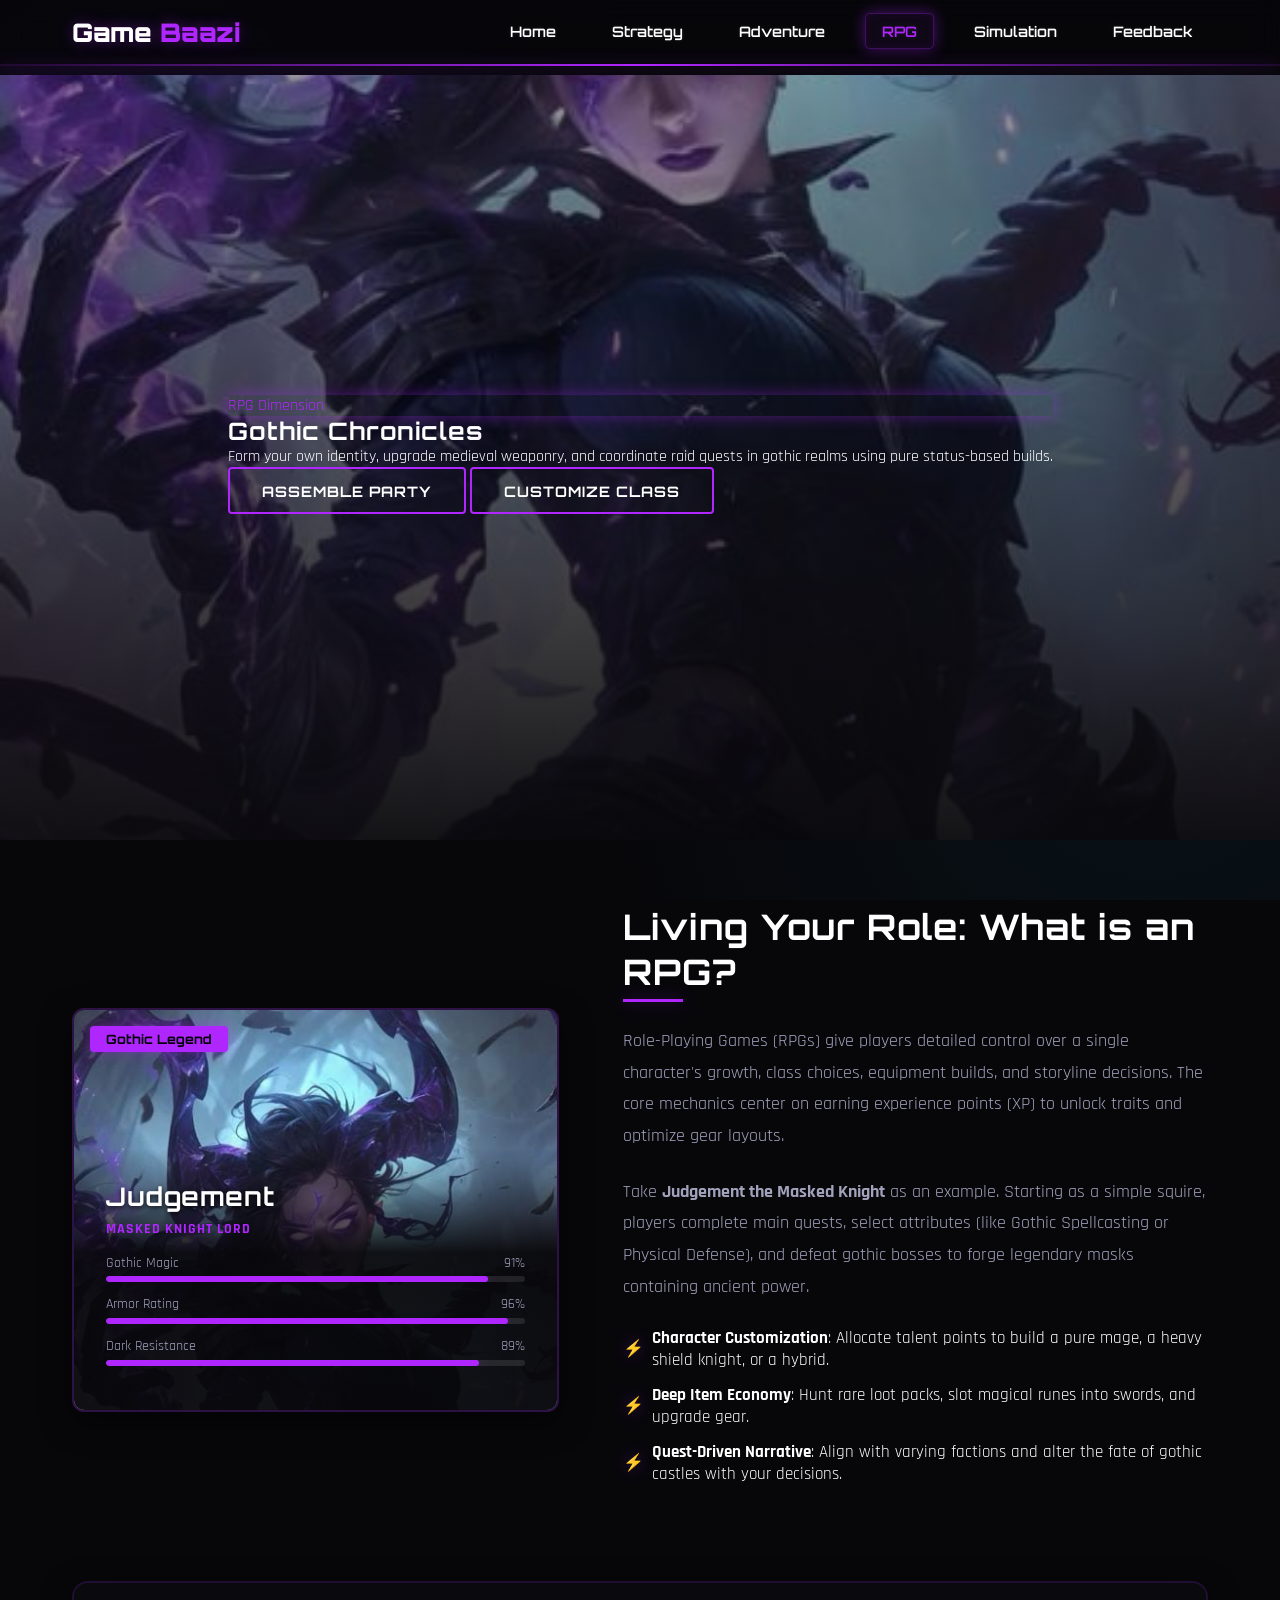
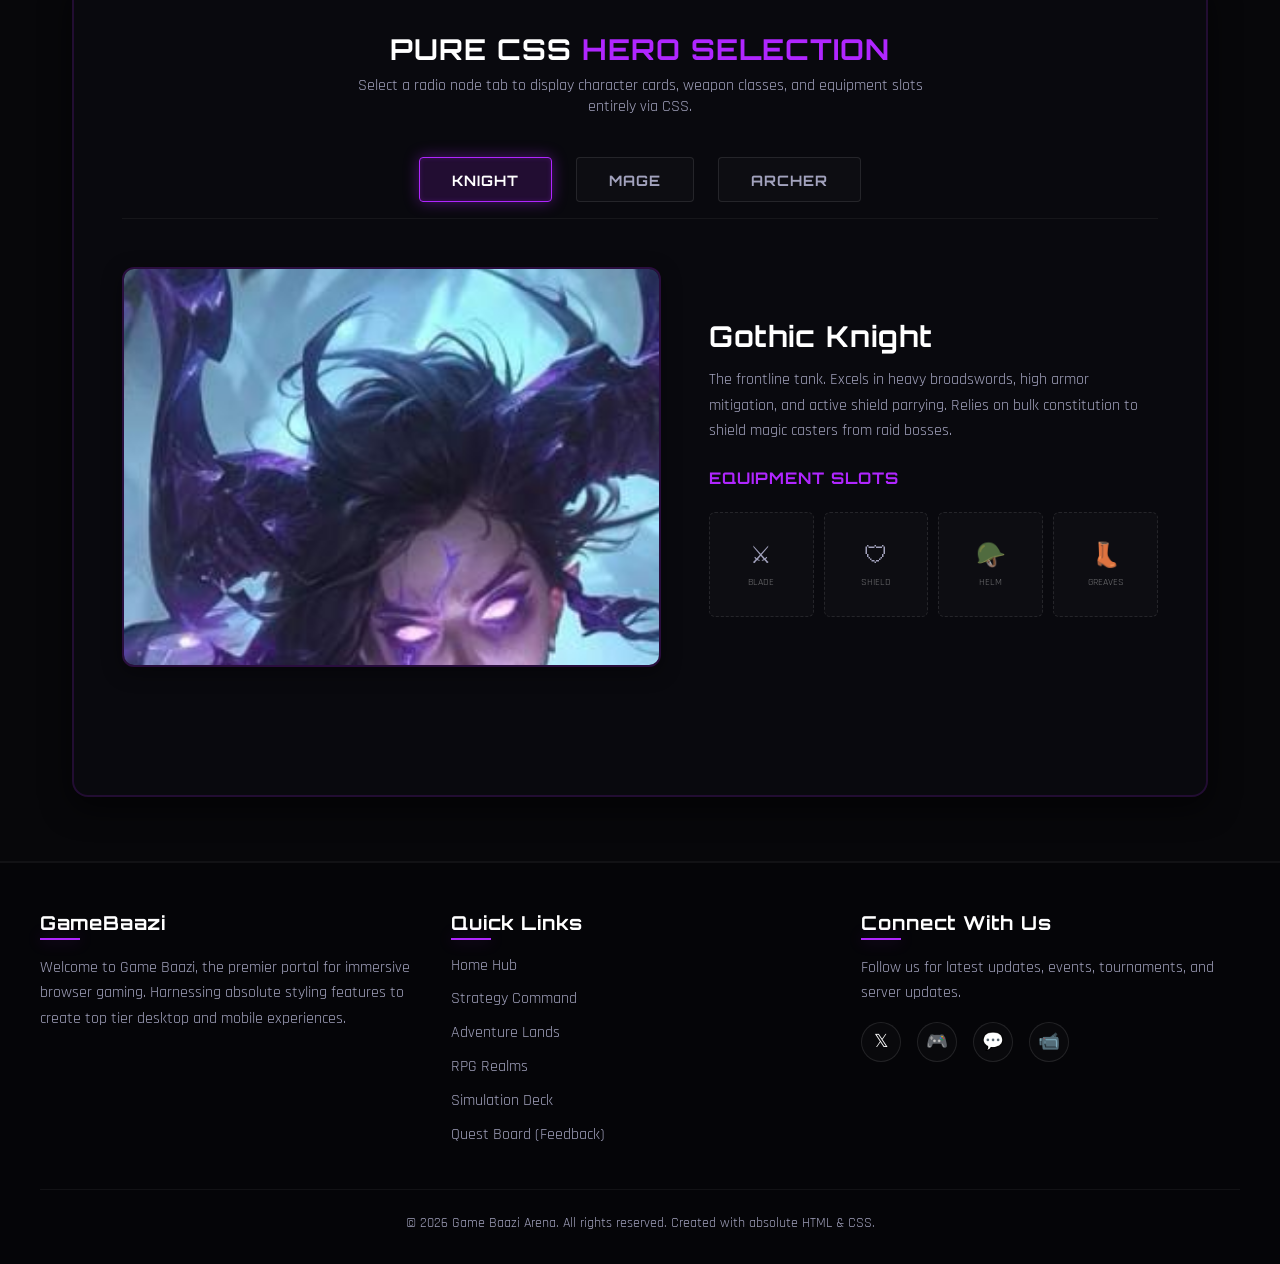
<file: rpg.html>
<!DOCTYPE html>
<html lang="en">
<head>
    <meta charset="UTF-8">
    <meta name="viewport" content="width=device-width, initial-scale=1.0">
    <title>Role Playing Realm - Game BaaziX</title>
    <link rel="stylesheet" href="style.css">
    <style>
        /* RPG Specific Page Styles */
        .rpg-banner {
            background: linear-gradient(180deg, rgba(7, 7, 10, 0.4) 0%, rgba(7, 7, 10, 0.95) 100%),
                        url('assets/gothic.jpeg') no-repeat center center/cover;
            position: relative;
        }

        /* Rotating Magical Circle behind Hero card */
        .magic-aura-container {
            position: absolute;
            width: 130%;
            height: 130%;
            top: -15%;
            left: -15%;
            z-index: -1;
            display: flex;
            align-items: center;
            justify-content: center;
            pointer-events: none;
        }

        .magic-ring {
            width: 450px;
            height: 450px;
            border: 2px dashed rgba(176, 38, 255, 0.25);
            border-radius: 50%;
            position: absolute;
            animation: rotate-clockwise 20s linear infinite;
        }

        .magic-ring::before {
            content: '';
            position: absolute;
            inset: 15px;
            border: 1px solid rgba(176, 38, 255, 0.15);
            border-radius: 50%;
        }

        .magic-ring::after {
            content: '';
            position: absolute;
            inset: 40px;
            border: 3px dotted rgba(176, 38, 255, 0.35);
            border-radius: 50%;
            animation: rotate-counter 12s linear infinite;
        }

        @keyframes rotate-clockwise {
            0% { transform: rotate(0deg); }
            100% { transform: rotate(360deg); }
        }

        @keyframes rotate-counter {
            0% { transform: rotate(0deg); }
            100% { transform: rotate(-360deg); }
        }

        /* Class Selector System using CSS Tabs */
        .class-selector-system {
            margin-top: 4rem;
            background: #09090e;
            border: 2px solid rgba(176, 38, 255, 0.15);
            border-radius: 16px;
            padding: 3rem;
            position: relative;
            box-shadow: 0 10px 30px rgba(0,0,0,0.6);
        }

        /* Hide radio buttons */
        .class-radio {
            display: none;
        }

        .class-labels-container {
            display: flex;
            justify-content: center;
            gap: 1.5rem;
            margin-bottom: 3rem;
            border-bottom: 1px solid rgba(255, 255, 255, 0.05);
            padding-bottom: 1rem;
        }

        .class-label {
            font-family: 'Orbitron', sans-serif;
            font-weight: 700;
            padding: 0.8rem 2rem;
            border: 1px solid rgba(255, 255, 255, 0.1);
            background: rgba(255, 255, 255, 0.02);
            color: var(--text-secondary);
            border-radius: 4px;
            cursor: pointer;
            transition: all 0.3s ease;
            text-transform: uppercase;
            font-size: 0.9rem;
            letter-spacing: 1px;
        }

        .class-label:hover {
            border-color: var(--neon-purple);
            color: var(--text-primary);
            box-shadow: 0 0 10px rgba(176, 38, 255, 0.2);
        }

        /* Class Card details structure */
        .class-cards-wrapper {
            position: relative;
            min-height: 480px;
        }

        .class-display-card {
            display: none;
            grid-template-columns: 1.2fr 1fr;
            gap: 3rem;
            align-items: center;
            opacity: 0;
            transform: translateY(20px);
            transition: all 0.5s ease;
        }

        .class-visual-frame {
            height: 400px;
            border-radius: 12px;
            overflow: hidden;
            border: 2px solid rgba(176, 38, 255, 0.2);
            box-shadow: 0 5px 20px rgba(0,0,0,0.4);
            position: relative;
        }

        .class-visual-img {
            width: 100%;
            height: 100%;
            object-fit: cover;
        }

        /* Connecting Radio check states to Card visibility */
        #select-knight:checked ~ .class-labels-container label[for="select-knight"],
        #select-mage:checked ~ .class-labels-container label[for="select-mage"],
        #select-archer:checked ~ .class-labels-container label[for="select-archer"] {
            border-color: var(--neon-purple);
            background: rgba(176, 38, 255, 0.15);
            color: var(--text-primary);
            box-shadow: 0 0 15px rgba(176, 38, 255, 0.4), inset 0 0 5px rgba(176, 38, 255, 0.2);
        }

        #select-knight:checked ~ .class-cards-wrapper #card-knight,
        #select-mage:checked ~ .class-cards-wrapper #card-mage,
        #select-archer:checked ~ .class-cards-wrapper #card-archer {
            display: grid;
            animation: card-reveal 0.5s forwards ease;
        }

        @keyframes card-reveal {
            to {
                opacity: 1;
                transform: translateY(0);
            }
        }

        /* Rotating/pulse items in RPG stats */
        .gear-slots {
            display: grid;
            grid-template-columns: repeat(4, 1fr);
            gap: 10px;
            margin-top: 1.5rem;
        }

        .gear-slot-item {
            aspect-ratio: 1;
            background: rgba(255,255,255,0.02);
            border: 1px dashed rgba(255, 255, 255, 0.1);
            border-radius: 6px;
            display: flex;
            flex-direction: column;
            align-items: center;
            justify-content: center;
            font-size: 1.5rem;
            color: var(--text-secondary);
            transition: all 0.3s ease;
            position: relative;
        }

        .gear-slot-item span {
            font-size: 0.6rem;
            margin-top: 5px;
            text-transform: uppercase;
            color: rgba(255,255,255,0.4);
        }

        .gear-slot-item:hover {
            border-color: var(--neon-purple);
            color: var(--neon-purple);
            box-shadow: 0 0 10px rgba(176, 38, 255, 0.2);
            background: rgba(176, 38, 255, 0.05);
        }

        @media (max-width: 900px) {
            .class-display-card {
                grid-template-columns: 1fr;
                gap: 2rem;
            }
            .class-visual-frame {
                height: 280px;
            }
            .class-cards-wrapper {
                min-height: auto;
            }
        }
    </style>
</head>
<body class="theme-rpg">

    <!-- Header Navigation -->
    <header>
        <div class="nav-container">
            <a href="index.html" class="logo">Game<span>Baazi</span></a>
            
            <input type="checkbox" id="menu-toggle">
            <label for="menu-toggle" class="menu-toggle-btn">
                <span></span>
                <span></span>
                <span></span>
            </label>

            <ul class="nav-menu">
                <li><a href="index.html" class="nav-link">Home</a></li>
                <li><a href="strategy.html" class="nav-link">Strategy</a></li>
                <li><a href="adventure.html" class="nav-link">Adventure</a></li>
                <li><a href="rpg.html" class="nav-link active">RPG</a></li>
                <li><a href="simulation.html" class="nav-link">Simulation</a></li>
                <li><a href="feedback.html" class="nav-link">Feedback</a></li>
            </ul>
        </div>
    </header>

    <!-- Main Content -->
    <main>
        
        <!-- Hero/Banner Section -->
        <section class="hero-section rpg-banner">
            <div class="hero-content">
                <div class="cyber-badge-main" style="border-color: var(--theme-accent); color: var(--theme-accent); box-shadow: var(--theme-shadow);">RPG Dimension</div>
                <h1 class="hero-title" style="background: linear-gradient(135deg, #fff 30%, var(--neon-purple) 70%, #5500aa); -webkit-background-clip: text; -webkit-text-fill-color: transparent;">Gothic <span>Chronicles</span></h1>
                <p class="hero-text">Form your own identity, upgrade medieval weaponry, and coordinate raid quests in gothic realms using pure status-based builds.</p>
                <div class="hero-buttons">
                    <a href="#details" class="btn btn-purple">Assemble Party</a>
                    <a href="#selector" class="btn">Customize Class</a>
                </div>
            </div>
        </section>

        <!-- Character and Genre details -->
        <section class="container" id="details">
            <div class="game-info-wrapper">
                
                <!-- Character Card -->
                <div class="character-card">
                    <div class="magic-aura-container">
                        <div class="magic-ring"></div>
                    </div>
                    <div class="character-image-container">
                        <img src="assets/gothic.jpeg" alt="The Judgement Knight" class="character-image">
                        <div class="character-badge">Gothic Legend</div>
                        <div class="character-details">
                            <h3 class="character-name">Judgement</h3>
                            <div class="character-role">Masked Knight Lord</div>
                            
                            <!-- Stats -->
                            <div class="stat-bar-container">
                                <div class="stat-header">
                                    <span>Gothic Magic</span>
                                    <span>91%</span>
                                </div>
                                <div class="stat-bar"><div class="stat-fill" style="width: 91%;"></div></div>
                            </div>
                            
                            <div class="stat-bar-container">
                                <div class="stat-header">
                                    <span>Armor Rating</span>
                                    <span>96%</span>
                                </div>
                                <div class="stat-bar"><div class="stat-fill" style="width: 96%;"></div></div>
                            </div>

                            <div class="stat-bar-container">
                                <div class="stat-header">
                                    <span>Dark Resistance</span>
                                    <span>89%</span>
                                </div>
                                <div class="stat-bar"><div class="stat-fill" style="width: 89%;"></div></div>
                            </div>
                        </div>
                    </div>
                </div>

                <!-- Explanation of Game Type -->
                <div class="game-description">
                    <h2>Living Your Role: What is an RPG?</h2>
                    <p>Role-Playing Games (RPGs) give players detailed control over a single character's growth, class choices, equipment builds, and storyline decisions. The core mechanics center on earning experience points (XP) to unlock traits and optimize gear layouts.</p>
                    <p>Take <strong>Judgement the Masked Knight</strong> as an example. Starting as a simple squire, players complete main quests, select attributes (like Gothic Spellcasting or Physical Defense), and defeat gothic bosses to forge legendary masks containing ancient power.</p>
                    
                    <ul class="game-features">
                        <li><strong>Character Customization</strong>: Allocate talent points to build a pure mage, a heavy shield knight, or a hybrid.</li>
                        <li><strong>Deep Item Economy</strong>: Hunt rare loot packs, slot magical runes into swords, and upgrade gear.</li>
                        <li><strong>Quest-Driven Narrative</strong>: Align with varying factions and alter the fate of gothic castles with your decisions.</li>
                    </ul>
                </div>

            </div>

            <!-- Class Selection Interactive Widget -->
            <div class="class-selector-system" id="selector">
                <h2 class="section-title" style="font-size: 1.8rem; margin-bottom: 0.5rem;">Pure CSS <span>Hero Selection</span></h2>
                <p style="text-align: center; color: var(--text-secondary); max-width: 600px; margin: 0 auto 2.5rem auto;">Select a radio node tab to display character cards, weapon classes, and equipment slots entirely via CSS.</p>
                
                <!-- Hidden inputs controlling active tab -->
                <input type="radio" name="rpg-class" id="select-knight" class="class-radio" checked>
                <input type="radio" name="rpg-class" id="select-mage" class="class-radio">
                <input type="radio" name="rpg-class" id="select-archer" class="class-radio">

                <!-- Tab Labels -->
                <div class="class-labels-container">
                    <label for="select-knight" class="class-label">Knight</label>
                    <label for="select-mage" class="class-label">Mage</label>
                    <label for="select-archer" class="class-label">Archer</label>
                </div>

                <!-- Cards Wrapper -->
                <div class="class-cards-wrapper">
                    
                    <!-- Knight Card -->
                    <div class="class-display-card" id="card-knight">
                        <div class="class-visual-frame">
                            <img src="assets/gothic.jpeg" alt="MMORPG Knight Class" class="class-visual-img" style="object-position: left top; transform: scale(1.8) translate(30px, 40px);">
                        </div>
                        <div>
                            <h3 style="font-family: 'Orbitron'; font-size: 1.8rem; color: var(--text-primary); margin-bottom: 0.8rem;">Gothic Knight</h3>
                            <p style="color: var(--text-secondary); line-height: 1.6; margin-bottom: 1.5rem;">The frontline tank. Excels in heavy broadswords, high armor mitigation, and active shield parrying. Relies on bulk constitution to shield magic casters from raid bosses.</p>
                            
                            <h4 style="font-family: 'Orbitron'; font-size: 1rem; color: var(--neon-purple); text-transform: uppercase;">Equipment Slots</h4>
                            <div class="gear-slots">
                                <div class="gear-slot-item">⚔ <span>Blade</span></div>
                                <div class="gear-slot-item">🛡 <span>Shield</span></div>
                                <div class="gear-slot-item">🪖 <span>Helm</span></div>
                                <div class="gear-slot-item">👢 <span>Greaves</span></div>
                            </div>
                        </div>
                    </div>

                    <!-- Mage Card -->
                    <div class="class-display-card" id="card-mage">
                        <div class="class-visual-frame">
                            <img src="assets/gothic.jpeg" alt="MMORPG Mage Class" class="class-visual-img" style="object-position: center top; transform: scale(1.8) translate(5px, 40px);">
                        </div>
                        <div>
                            <h3 style="font-family: 'Orbitron'; font-size: 1.8rem; color: var(--text-primary); margin-bottom: 0.8rem;">Arcane Wizard</h3>
                            <p style="color: var(--text-secondary); line-height: 1.6; margin-bottom: 1.5rem;">Master of elements. Channels runic spells to trigger screen-clearing explosions. Extremely fragile, but possesses infinite firepower and tactical teleport spells.</p>
                            
                            <h4 style="font-family: 'Orbitron'; font-size: 1rem; color: var(--neon-purple); text-transform: uppercase;">Equipment Slots</h4>
                            <div class="gear-slots">
                                <div class="gear-slot-item">🪄 <span>Staff</span></div>
                                <div class="gear-slot-item">📖 <span>Tome</span></div>
                                <div class="gear-slot-item">👘 <span>Robe</span></div>
                                <div class="gear-slot-item">💍 <span>Ring</span></div>
                            </div>
                        </div>
                    </div>

                    <!-- Archer Card -->
                    <div class="class-display-card" id="card-archer">
                        <div class="class-visual-frame">
                            <img src="assets/mmorpg_assets.jpg" alt="MMORPG Archer Class" class="class-visual-img" style="object-position: right top; transform: scale(1.8) translate(-30px, 40px);">
                        </div>
                        <div>
                            <h3 style="font-family: 'Orbitron'; font-size: 1.8rem; color: var(--text-primary); margin-bottom: 0.8rem;">Shadow Ranger</h3>
                            <p style="color: var(--text-secondary); line-height: 1.6; margin-bottom: 1.5rem;">Agile marksman. Fires lethal arrows from afar while setting tactical bear traps to lock down charging monsters. Excels in movement speed and poison attributes.</p>
                            
                            <h4 style="font-family: 'Orbitron'; font-size: 1rem; color: var(--neon-purple); text-transform: uppercase;">Equipment Slots</h4>
                            <div class="gear-slots">
                                <div class="gear-slot-item">🏹 <span>Bow</span></div>
                                <div class="gear-slot-item">🎯 <span>Quiver</span></div>
                                <div class="gear-slot-item">🧤 <span>Gloves</span></div>
                                <div class="gear-slot-item">👟 <span>Boots</span></div>
                            </div>
                        </div>
                    </div>

                </div>
            </div>
        </section>

    </main>

    <!-- Footer Section -->
    <footer>
        <div class="footer-content">
            <div class="footer-section">
                <h3>Game<span>Baazi</span></h3>
                <p>Welcome to Game Baazi, the premier portal for immersive browser gaming. Harnessing absolute styling features to create top tier desktop and mobile experiences.</p>
            </div>
            <div class="footer-section">
                <h3>Quick Links</h3>
                <ul class="footer-links">
                    <li><a href="index.html">Home Hub</a></li>
                    <li><a href="strategy.html">Strategy Command</a></li>
                    <li><a href="adventure.html">Adventure Lands</a></li>
                    <li><a href="rpg.html">RPG Realms</a></li>
                    <li><a href="simulation.html">Simulation Deck</a></li>
                    <li><a href="feedback.html">Quest Board (Feedback)</a></li>
                </ul>
            </div>
            <div class="footer-section">
                <h3>Connect With Us</h3>
                <p>Follow us for latest updates, events, tournaments, and server updates.</p>
                <div class="social-icons">
                    <a href="#" class="social-icon">𝕏</a>
                    <a href="#" class="social-icon">🎮</a>
                    <a href="#" class="social-icon">💬</a>
                    <a href="#" class="social-icon">📹</a>
                </div>
            </div>
        </div>
        <div class="footer-bottom">
            &copy; 2026 Game Baazi Arena. All rights reserved. Created with absolute HTML & CSS.
        </div>
    </footer>

</body>
</html>
</file>
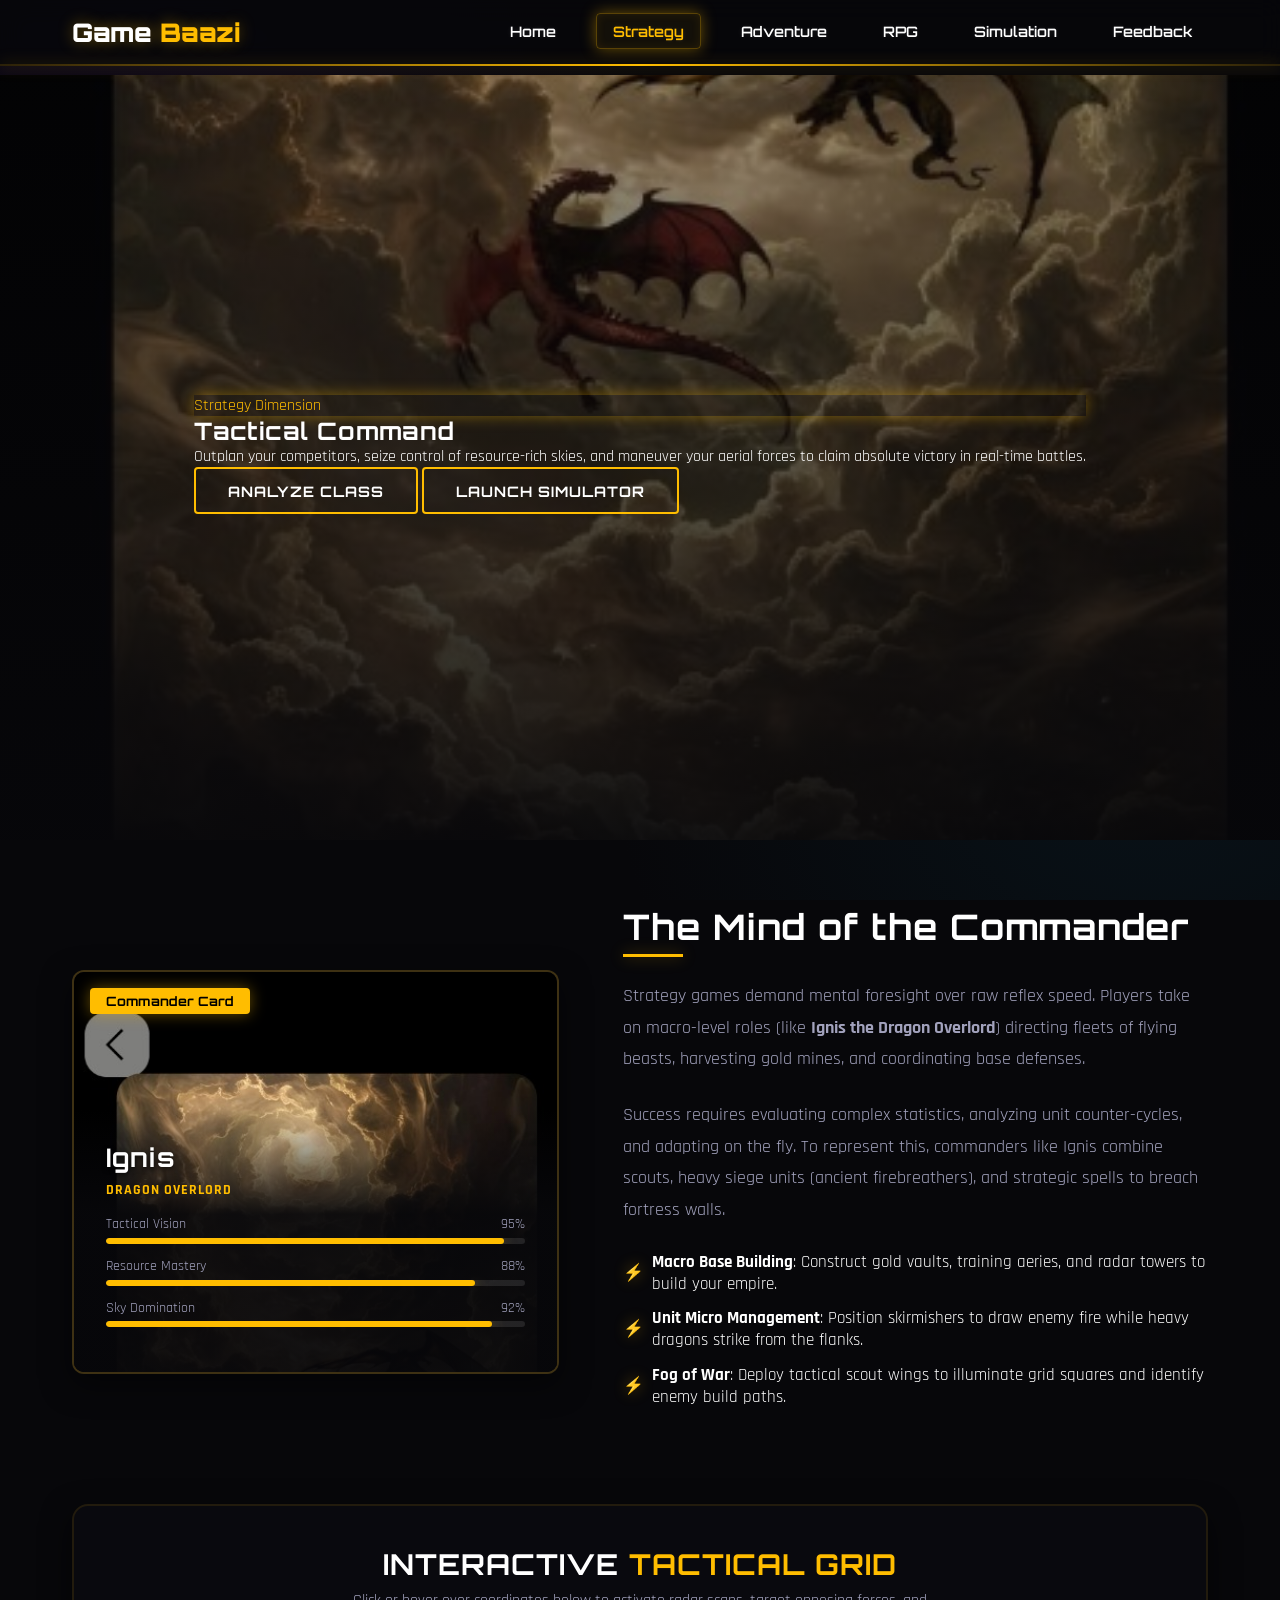
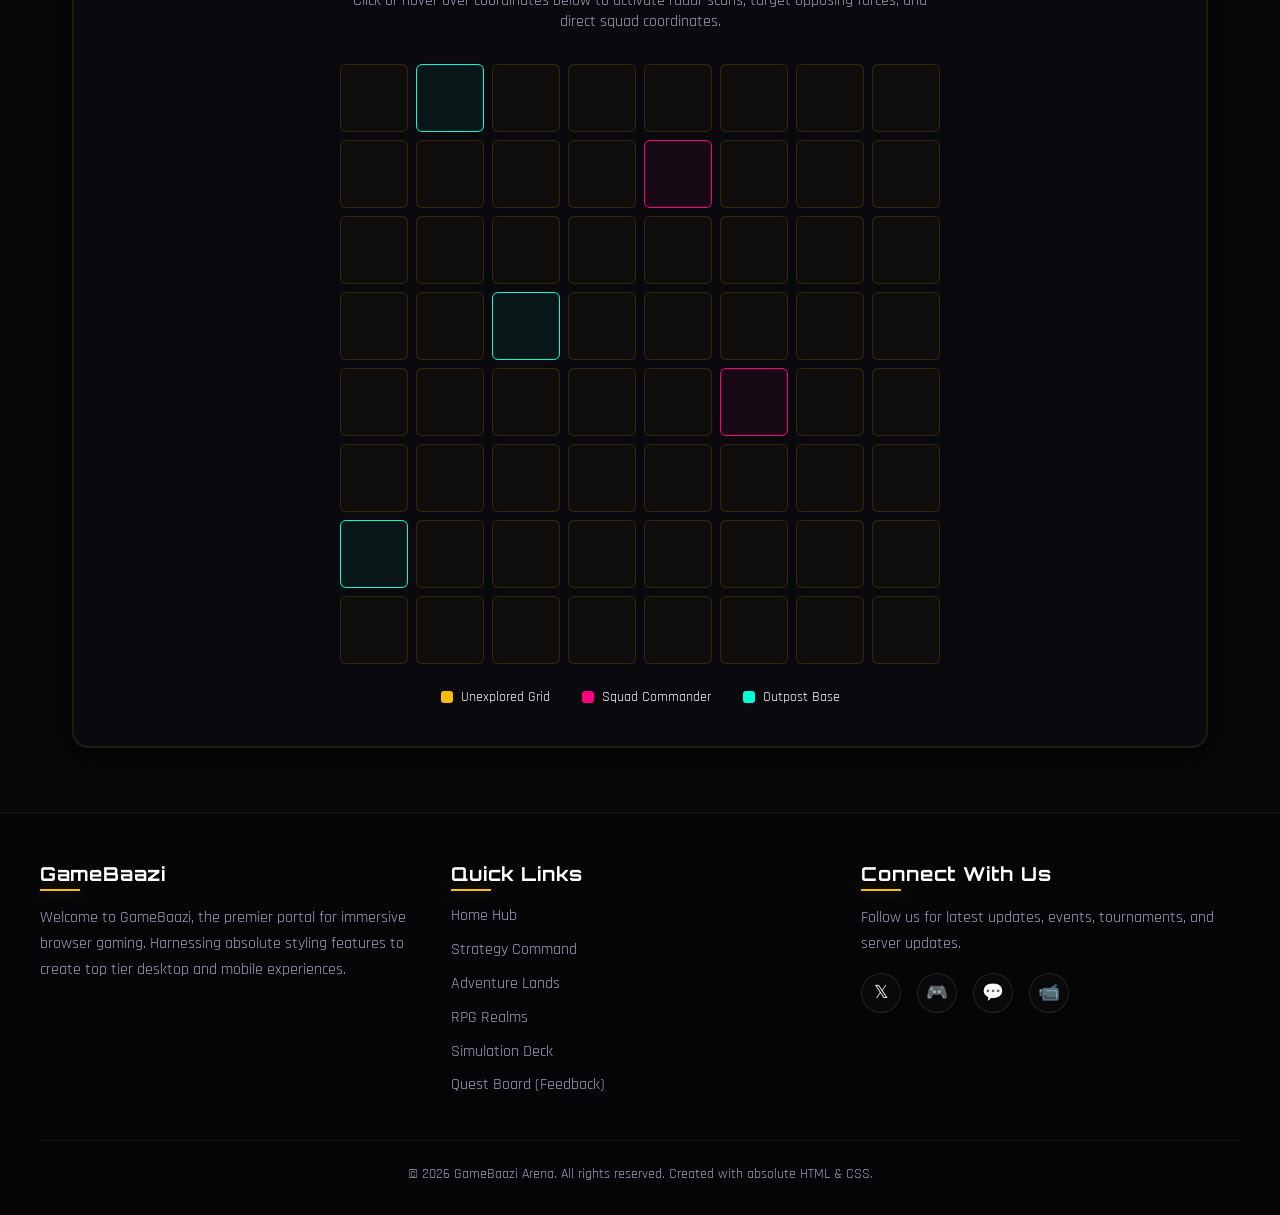
<file: strategy.html>
<!DOCTYPE html>
<html lang="en">
<head>
    <meta charset="UTF-8">
    <meta name="viewport" content="width=device-width, initial-scale=1.0">
    <title>Strategy Realm - GameBaazi</title>
    <link rel="stylesheet" href="style.css">
    <style>
        /* Strategy Specific Page Styles */
        .strategy-banner {
            background: linear-gradient(180deg, rgba(7, 7, 10, 0.4) 0%, rgba(7, 7, 10, 0.95) 100%),
                        url('assets/dragons.jpg') no-repeat center center/cover;
            position: relative;
        }

        /* Cruising Dragons Animation */
        .sky-animation-container {
            position: absolute;
            top: 0;
            left: 0;
            width: 100%;
            height: 100%;
            pointer-events: none;
            overflow: hidden;
            z-index: 2;
        }

        .flying-dragon-1 {
            position: absolute;
            top: 15%;
            left: -150px;
            width: 120px;
            height: 60px;
            background: radial-gradient(circle, rgba(255, 189, 0, 0.3) 0%, transparent 70%);
            clip-path: polygon(0% 50%, 30% 0%, 70% 30%, 100% 50%, 70% 70%, 30% 100%);
            animation: cruise-right 25s linear infinite;
            filter: blur(1px);
        }

        .flying-dragon-2 {
            position: absolute;
            top: 40%;
            right: -150px;
            width: 100px;
            height: 50px;
            background: radial-gradient(circle, rgba(255, 189, 0, 0.2) 0%, transparent 70%);
            clip-path: polygon(0% 50%, 30% 10%, 70% 40%, 100% 50%, 70% 60%, 30% 90%);
            animation: cruise-left 32s linear infinite;
            filter: blur(2px);
        }

        @keyframes cruise-right {
            0% { transform: translateX(0) translateY(0) scale(1); }
            50% { transform: translateX(50vw) translateY(-20px) scale(1.1); }
            100% { transform: translateX(110vw) translateY(10px) scale(1); }
        }

        @keyframes cruise-left {
            0% { transform: translateX(0) translateY(0) scale(1); }
            50% { transform: translateX(-50vw) translateY(30px) scale(0.9); }
            100% { transform: translateX(-110vw) translateY(-10px) scale(1); }
        }

        /* Tactical Battlefield Interactive Grid Animation */
        .battlefield-showcase {
            background: #09090e;
            border: 2px solid rgba(255, 189, 0, 0.1);
            border-radius: 16px;
            padding: 2.5rem;
            margin-top: 3rem;
            position: relative;
            overflow: hidden;
            box-shadow: 0 10px 30px rgba(0,0,0,0.6);
        }

        .battle-grid-container {
            display: grid;
            grid-template-columns: repeat(8, 1fr);
            gap: 8px;
            max-width: 600px;
            margin: 2rem auto 0 auto;
        }

        .battle-cell {
            aspect-ratio: 1;
            background: rgba(255, 189, 0, 0.03);
            border: 1px solid rgba(255, 189, 0, 0.15);
            border-radius: 6px;
            position: relative;
            cursor: pointer;
            transition: all 0.3s ease;
            overflow: hidden;
        }

        /* Active Target Reticle on cell hover */
        .battle-cell::before {
            content: '';
            position: absolute;
            top: 5px;
            left: 5px;
            right: 5px;
            bottom: 5px;
            border: 1px dashed rgba(255, 189, 0, 0.4);
            border-radius: 4px;
            opacity: 0;
            transform: scale(0.5);
            transition: all 0.3s ease;
        }

        .battle-cell::after {
            content: '';
            position: absolute;
            width: 8px;
            height: 8px;
            background: var(--neon-gold);
            border-radius: 50%;
            top: 50%;
            left: 50%;
            transform: translate(-50%, -50%) scale(0);
            box-shadow: 0 0 10px var(--neon-gold);
            transition: all 0.3s ease;
        }

        .battle-cell:hover {
            background: rgba(255, 189, 0, 0.15);
            border-color: var(--neon-gold);
            box-shadow: 0 0 15px rgba(255, 189, 0, 0.25);
            transform: scale(1.05);
        }

        .battle-cell:hover::before {
            opacity: 1;
            transform: scale(1);
        }

        .battle-cell:hover::after {
            transform: translate(-50%, -50%) scale(1);
        }

        /* Preset special cell types for visuals */
        .cell-commander {
            border-color: var(--neon-pink);
            background: rgba(255, 0, 127, 0.05);
            animation: pulse-border 2s infinite alternate;
        }
        .cell-commander::after {
            background: var(--neon-pink);
            box-shadow: 0 0 10px var(--neon-pink);
        }
        .cell-commander:hover {
            border-color: var(--neon-pink);
            box-shadow: 0 0 15px rgba(255, 0, 127, 0.3);
        }

        .cell-base {
            border-color: var(--neon-cyan);
            background: rgba(0, 255, 210, 0.05);
        }
        .cell-base::after {
            background: var(--neon-cyan);
            box-shadow: 0 0 10px var(--neon-cyan);
        }
        .cell-base:hover {
            border-color: var(--neon-cyan);
            box-shadow: 0 0 15px rgba(0, 255, 210, 0.3);
        }

        @keyframes pulse-border {
            0% { border-color: rgba(255, 0, 127, 0.3); }
            100% { border-color: rgba(255, 0, 127, 1); }
        }

        /* Legend details */
        .battle-legend {
            display: flex;
            justify-content: center;
            gap: 2rem;
            margin-top: 1.5rem;
            font-size: 0.9rem;
        }

        .legend-item {
            display: flex;
            align-items: center;
            gap: 0.5rem;
        }

        .legend-color {
            width: 12px;
            height: 12px;
            border-radius: 3px;
        }
        
        @media (max-width: 600px) {
            .battle-grid-container {
                grid-template-columns: repeat(6, 1fr);
            }
            .battle-cell:nth-child(n+37) {
                display: none; /* Hide bottom rows on small screens */
            }
        }
    </style>
</head>
<body class="theme-strategy">

    <!-- Header Navigation -->
    <header>
        <div class="nav-container">
            <a href="index.html" class="logo">Game<span>Baazi</span></a>
            
            <input type="checkbox" id="menu-toggle">
            <label for="menu-toggle" class="menu-toggle-btn">
                <span></span>
                <span></span>
                <span></span>
            </label>

            <ul class="nav-menu">
                <li><a href="index.html" class="nav-link">Home</a></li>
                <li><a href="strategy.html" class="nav-link active">Strategy</a></li>
                <li><a href="adventure.html" class="nav-link">Adventure</a></li>
                <li><a href="rpg.html" class="nav-link">RPG</a></li>
                <li><a href="simulation.html" class="nav-link">Simulation</a></li>
                <li><a href="feedback.html" class="nav-link">Feedback</a></li>
            </ul>
        </div>
    </header>

    <!-- Main Content -->
    <main>
        
        <!-- Hero/Banner Section -->
        <section class="hero-section strategy-banner">
            <div class="sky-animation-container">
                <div class="flying-dragon-1"></div>
                <div class="flying-dragon-2"></div>
            </div>
            <div class="hero-content">
                <div class="cyber-badge-main" style="border-color: var(--theme-accent); color: var(--theme-accent); box-shadow: var(--theme-shadow);">Strategy Dimension</div>
                <h1 class="hero-title" style="background: linear-gradient(135deg, #fff 30%, var(--neon-gold) 70%, #ff6a00); -webkit-background-clip: text; -webkit-text-fill-color: transparent;">Tactical <span>Command</span></h1>
                <p class="hero-text">Outplan your competitors, seize control of resource-rich skies, and maneuver your aerial forces to claim absolute victory in real-time battles.</p>
                <div class="hero-buttons">
                    <a href="#details" class="btn btn-gold">Analyze Class</a>
                    <a href="#battlefield" class="btn">Launch Simulator</a>
                </div>
            </div>
        </section>

        <!-- Character and Genre details -->
        <section class="container" id="details">
            <div class="game-info-wrapper">
                
                <!-- Character Card -->
                <div class="character-card">
                    <div class="character-image-container">
                        <img src="assets/dragons.jpg" alt="Ignis the Dragon Overlord" class="character-image">
                        <div class="character-badge">Commander Card</div>
                        <div class="character-details">
                            <h3 class="character-name">Ignis</h3>
                            <div class="character-role">Dragon Overlord</div>
                            
                            <!-- Stats -->
                            <div class="stat-bar-container">
                                <div class="stat-header">
                                    <span>Tactical Vision</span>
                                    <span>95%</span>
                                </div>
                                <div class="stat-bar"><div class="stat-fill" style="width: 95%;"></div></div>
                            </div>
                            
                            <div class="stat-bar-container">
                                <div class="stat-header">
                                    <span>Resource Mastery</span>
                                    <span>88%</span>
                                </div>
                                <div class="stat-bar"><div class="stat-fill" style="width: 88%;"></div></div>
                            </div>

                            <div class="stat-bar-container">
                                <div class="stat-header">
                                    <span>Sky Domination</span>
                                    <span>92%</span>
                                </div>
                                <div class="stat-bar"><div class="stat-fill" style="width: 92%;"></div></div>
                            </div>
                        </div>
                    </div>
                </div>

                <!-- Explanation of Game Type -->
                <div class="game-description">
                    <h2>The Mind of the Commander</h2>
                    <p>Strategy games demand mental foresight over raw reflex speed. Players take on macro-level roles (like <strong>Ignis the Dragon Overlord</strong>) directing fleets of flying beasts, harvesting gold mines, and coordinating base defenses.</p>
                    <p>Success requires evaluating complex statistics, analyzing unit counter-cycles, and adapting on the fly. To represent this, commanders like Ignis combine scouts, heavy siege units (ancient firebreathers), and strategic spells to breach fortress walls.</p>
                    
                    <ul class="game-features">
                        <li><strong>Macro Base Building</strong>: Construct gold vaults, training aeries, and radar towers to build your empire.</li>
                        <li><strong>Unit Micro Management</strong>: Position skirmishers to draw enemy fire while heavy dragons strike from the flanks.</li>
                        <li><strong>Fog of War</strong>: Deploy tactical scout wings to illuminate grid squares and identify enemy build paths.</li>
                    </ul>
                </div>

            </div>

            <!-- Battlefield CSS Animation Widget -->
            <div class="battlefield-showcase" id="battlefield">
                <h2 class="section-title" style="font-size: 1.8rem; margin-bottom: 0.5rem;">Interactive <span>Tactical Grid</span></h2>
                <p style="text-align: center; color: var(--text-secondary); max-width: 600px; margin: 0 auto 1.5rem auto;">Click or hover over coordinates below to activate radar scans, target opposing forces, and direct squad coordinates.</p>
                
                <div class="battle-grid-container">
                    <!-- 64 cells representing the chess/strategy grid -->
                    <div class="battle-cell"></div>
                    <div class="battle-cell cell-base"></div>
                    <div class="battle-cell"></div>
                    <div class="battle-cell"></div>
                    <div class="battle-cell"></div>
                    <div class="battle-cell"></div>
                    <div class="battle-cell"></div>
                    <div class="battle-cell"></div>
                    
                    <div class="battle-cell"></div>
                    <div class="battle-cell"></div>
                    <div class="battle-cell"></div>
                    <div class="battle-cell"></div>
                    <div class="battle-cell cell-commander"></div>
                    <div class="battle-cell"></div>
                    <div class="battle-cell"></div>
                    <div class="battle-cell"></div>
                    
                    <div class="battle-cell"></div>
                    <div class="battle-cell"></div>
                    <div class="battle-cell"></div>
                    <div class="battle-cell"></div>
                    <div class="battle-cell"></div>
                    <div class="battle-cell"></div>
                    <div class="battle-cell"></div>
                    <div class="battle-cell"></div>
                    
                    <div class="battle-cell"></div>
                    <div class="battle-cell"></div>
                    <div class="battle-cell cell-base"></div>
                    <div class="battle-cell"></div>
                    <div class="battle-cell"></div>
                    <div class="battle-cell"></div>
                    <div class="battle-cell"></div>
                    <div class="battle-cell"></div>
                    
                    <div class="battle-cell"></div>
                    <div class="battle-cell"></div>
                    <div class="battle-cell"></div>
                    <div class="battle-cell"></div>
                    <div class="battle-cell"></div>
                    <div class="battle-cell cell-commander"></div>
                    <div class="battle-cell"></div>
                    <div class="battle-cell"></div>
                    
                    <div class="battle-cell"></div>
                    <div class="battle-cell"></div>
                    <div class="battle-cell"></div>
                    <div class="battle-cell"></div>
                    <div class="battle-cell"></div>
                    <div class="battle-cell"></div>
                    <div class="battle-cell"></div>
                    <div class="battle-cell"></div>
                    
                    <div class="battle-cell cell-base"></div>
                    <div class="battle-cell"></div>
                    <div class="battle-cell"></div>
                    <div class="battle-cell"></div>
                    <div class="battle-cell"></div>
                    <div class="battle-cell"></div>
                    <div class="battle-cell"></div>
                    <div class="battle-cell"></div>
                    
                    <div class="battle-cell"></div>
                    <div class="battle-cell"></div>
                    <div class="battle-cell"></div>
                    <div class="battle-cell"></div>
                    <div class="battle-cell"></div>
                    <div class="battle-cell"></div>
                    <div class="battle-cell"></div>
                    <div class="battle-cell"></div>
                </div>

                <div class="battle-legend">
                    <div class="legend-item">
                        <div class="legend-color" style="background: var(--neon-gold);"></div>
                        <span>Unexplored Grid</span>
                    </div>
                    <div class="legend-item">
                        <div class="legend-color" style="background: var(--neon-pink);"></div>
                        <span>Squad Commander</span>
                    </div>
                    <div class="legend-item">
                        <div class="legend-color" style="background: var(--neon-cyan);"></div>
                        <span>Outpost Base</span>
                    </div>
                </div>
            </div>
        </section>

    </main>

    <!-- Footer Section -->
    <footer>
        <div class="footer-content">
            <div class="footer-section">
                <h3>Game<span>Baazi</span></h3>
                <p>Welcome to GameBaazi, the premier portal for immersive browser gaming. Harnessing absolute styling features to create top tier desktop and mobile experiences.</p>
            </div>
            <div class="footer-section">
                <h3>Quick Links</h3>
                <ul class="footer-links">
                    <li><a href="index.html">Home Hub</a></li>
                    <li><a href="strategy.html">Strategy Command</a></li>
                    <li><a href="adventure.html">Adventure Lands</a></li>
                    <li><a href="rpg.html">RPG Realms</a></li>
                    <li><a href="simulation.html">Simulation Deck</a></li>
                    <li><a href="feedback.html">Quest Board (Feedback)</a></li>
                </ul>
            </div>
            <div class="footer-section">
                <h3>Connect With Us</h3>
                <p>Follow us for latest updates, events, tournaments, and server updates.</p>
                <div class="social-icons">
                    <a href="#" class="social-icon">𝕏</a>
                    <a href="#" class="social-icon">🎮</a>
                    <a href="#" class="social-icon">💬</a>
                    <a href="#" class="social-icon">📹</a>
                </div>
            </div>
        </div>
        <div class="footer-bottom">
            &copy; 2026 GameBaazi Arena. All rights reserved. Created with absolute HTML & CSS.
        </div>
    </footer>

</body>
</html>
</file>
<file: style.css>
@import url('https://fonts.googleapis.com/css2?family=Orbitron:wght@400;600;900&family=Rajdhani:wght@500;700&display=swap');

/* CSS Variables */
:root {
    --bg-dark: #07070a;
    --bg-card: rgba(19, 19, 31, 0.7);
    --bg-card-solid: #13131f;
    --text-primary: #ffffff;
    --text-secondary: #a2a2bd;
    
    /* Neon Accents */
    --neon-blue: #00f0ff;
    --neon-pink: #ff007f;
    --neon-gold: #ffbd00;
    --neon-red: #ff3344;
    --neon-purple: #b026ff;
    --neon-cyan: #00ffd2;
    --neon-green: #39ff14;
    
    /* Active Theme Accent (Default to Blue) */
    --theme-accent: var(--neon-blue);
    --theme-accent-rgb: 0, 240, 255;
    --theme-shadow: 0 0 15px rgba(0, 240, 255, 0.4);
    
    /* Transitions */
    --transition-fast: 0.2s ease;
    --transition-medium: 0.4s ease;
    --transition-slow: 0.8s ease;
}

/* Base Styles */
* {
    margin: 0;
    padding: 0;
    box-sizing: border-box;
}

html {
    scroll-behavior: smooth;
    font-family: 'Rajdhani', sans-serif;
    background-color: var(--bg-dark);
    color: var(--text-primary);
    overflow-x: hidden;
}

body {
    min-height: 100vh;
    display: flex;
    flex-direction: column;
    background-image: 
        radial-gradient(circle at 10% 20%, rgba(20, 10, 40, 0.5) 0%, transparent 40%),
        radial-gradient(circle at 90% 80%, rgba(10, 30, 40, 0.5) 0%, transparent 40%);
    background-attachment: fixed;
}

h1, h2, h3, h4, h5, h6 {
    font-family: 'Orbitron', sans-serif;
    letter-spacing: 1px;
}

a {
    color: inherit;
    text-decoration: none;
}

/* Custom Scrollbar */
::-webkit-scrollbar {
    width: 8px;
}
::-webkit-scrollbar-track {
    background: var(--bg-dark);
}
::-webkit-scrollbar-thumb {
    background: var(--theme-accent);
    border-radius: 4px;
    box-shadow: var(--theme-shadow);
}
::-webkit-scrollbar-thumb:hover {
    background: var(--neon-pink);
}

/* Header & Navigation */
header {
    position: fixed;
    top: 0;
    left: 0;
    width: 100%;
    z-index: 100;
    background: rgba(7, 7, 10, 0.85);
    backdrop-filter: blur(12px);
    border-bottom: 2px solid rgba(var(--theme-accent-rgb), 0.15);
    transition: var(--transition-medium);
}

header::after {
    content: '';
    position: absolute;
    bottom: -2px;
    left: 0;
    width: 100%;
    height: 2px;
    background: linear-gradient(90deg, transparent, var(--theme-accent), transparent);
    box-shadow: var(--theme-shadow);
}

.nav-container {
    max-width: 1200px;
    margin: 0 auto;
    padding: 1rem 2rem;
    display: flex;
    justify-content: space-between;
    align-items: center;
}

.logo {
    display: flex;
    align-items: center;
    gap: 0.5rem;
    font-family: 'Orbitron', sans-serif;
    font-size: 1.6rem;
    font-weight: 900;
    color: var(--text-primary);
    text-shadow: var(--theme-shadow);
}

.logo span {
    color: var(--theme-accent);
    animation: neon-pulse 2s infinite alternate;
}

/* Navigation Links */
.nav-menu {
    display: flex;
    list-style: none;
    gap: 1.5rem;
}

.nav-link {
    font-family: 'Orbitron', sans-serif;
    font-weight: 600;
    font-size: 0.9rem;
    padding: 0.5rem 1rem;
    border-radius: 4px;
    position: relative;
    transition: var(--transition-fast);
    text-shadow: 0 0 5px rgba(255, 255, 255, 0.1);
}

.nav-link::before {
    content: '';
    position: absolute;
    bottom: 0;
    left: 50%;
    width: 0;
    height: 2px;
    background-color: var(--theme-accent);
    box-shadow: var(--theme-shadow);
    transition: var(--transition-fast);
    transform: translateX(-50%);
}

.nav-link:hover {
    color: var(--theme-accent);
    text-shadow: var(--theme-shadow);
}

.nav-link:hover::before {
    width: 80%;
}

.nav-link.active {
    color: var(--theme-accent);
    border: 1px solid rgba(var(--theme-accent-rgb), 0.3);
    background: rgba(var(--theme-accent-rgb), 0.05);
    box-shadow: inset 0 0 10px rgba(var(--theme-accent-rgb), 0.1), var(--theme-shadow);
}

/* Checkbox Hack for Mobile Menu */
.menu-toggle-btn {
    display: none;
    cursor: pointer;
    flex-direction: column;
    gap: 5px;
    z-index: 102;
}

.menu-toggle-btn span {
    display: block;
    width: 25px;
    height: 3px;
    background: var(--text-primary);
    border-radius: 3px;
    transition: var(--transition-fast);
}

#menu-toggle {
    display: none;
}

/* Footer styling */
footer {
    background: #050508;
    padding: 3rem 2rem 2rem 2rem;
    border-top: 2px solid rgba(255, 255, 255, 0.05);
    margin-top: auto;
    position: relative;
}

.footer-content {
    max-width: 1200px;
    margin: 0 auto;
    display: grid;
    grid-template-columns: repeat(auto-fit, minmax(250px, 1fr));
    gap: 2rem;
    margin-bottom: 2rem;
}

.footer-section h3 {
    font-size: 1.2rem;
    margin-bottom: 1.2rem;
    color: var(--text-primary);
    position: relative;
    display: inline-block;
}

.footer-section h3::after {
    content: '';
    position: absolute;
    bottom: -5px;
    left: 0;
    width: 40px;
    height: 2px;
    background: var(--theme-accent);
    box-shadow: var(--theme-shadow);
}

.footer-section p {
    color: var(--text-secondary);
    line-height: 1.6;
    margin-bottom: 1rem;
}

.footer-links {
    list-style: none;
}

.footer-links li {
    margin-bottom: 0.8rem;
}

.footer-links a {
    color: var(--text-secondary);
    transition: var(--transition-fast);
}

.footer-links a:hover {
    color: var(--theme-accent);
    padding-left: 5px;
    text-shadow: var(--theme-shadow);
}

.social-icons {
    display: flex;
    gap: 1rem;
}

.social-icon {
    width: 40px;
    height: 40px;
    border-radius: 50%;
    border: 1px solid rgba(255, 255, 255, 0.1);
    background: rgba(255, 255, 255, 0.02);
    display: flex;
    align-items: center;
    justify-content: center;
    transition: var(--transition-fast);
    font-size: 1.1rem;
}

.social-icon:hover {
    border-color: var(--theme-accent);
    color: var(--theme-accent);
    box-shadow: var(--theme-shadow);
    transform: translateY(-3px);
}

.footer-bottom {
    max-width: 1200px;
    margin: 0 auto;
    padding-top: 1.5rem;
    border-top: 1px solid rgba(255, 255, 255, 0.05);
    text-align: center;
    color: var(--text-secondary);
    font-size: 0.85rem;
}

/* Animations */
@keyframes neon-pulse {
    0% {
        text-shadow: 0 0 5px rgba(var(--theme-accent-rgb), 0.2),
                     0 0 10px rgba(var(--theme-accent-rgb), 0.4);
    }
    100% {
        text-shadow: 0 0 10px rgba(var(--theme-accent-rgb), 0.6),
                     0 0 20px rgba(var(--theme-accent-rgb), 0.8),
                     0 0 30px rgba(var(--theme-accent-rgb), 1);
    }
}

@keyframes border-glow-flow {
    0% {
        border-color: rgba(var(--theme-accent-rgb), 0.3);
    }
    50% {
        border-color: rgba(var(--theme-accent-rgb), 0.9);
    }
    100% {
        border-color: rgba(var(--theme-accent-rgb), 0.3);
    }
}

@keyframes float {
    0% {
        transform: translateY(0px);
    }
    50% {
        transform: translateY(-10px);
    }
    100% {
        transform: translateY(0px);
    }
}

/* Global Layout & Main Layout Container */
main {
    flex: 1;
    margin-top: 75px; /* Offset for sticky header */
}

.hero-section {
    padding: 5rem 2rem;
    min-height: 85vh;
    display: flex;
    align-items: center;
    justify-content: center;
    position: relative;
    overflow: hidden;
}

/* Neon buttons */
.btn {
    display: inline-block;
    padding: 0.8rem 2rem;
    font-family: 'Orbitron', sans-serif;
    font-weight: 700;
    text-transform: uppercase;
    font-size: 0.9rem;
    letter-spacing: 1px;
    border-radius: 4px;
    border: 2px solid var(--theme-accent);
    background: transparent;
    color: var(--text-primary);
    cursor: pointer;
    transition: var(--transition-medium);
    position: relative;
    overflow: hidden;
    z-index: 1;
    box-shadow: inset 0 0 0 rgba(var(--theme-accent-rgb), 0);
}

.btn::before {
    content: '';
    position: absolute;
    top: 50%;
    left: 50%;
    width: 0;
    height: 0;
    background: var(--theme-accent);
    transition: var(--transition-medium);
    z-index: -1;
    transform: translate(-50%, -50%) rotate(45deg);
    opacity: 0;
}

.btn:hover {
    color: #000;
    box-shadow: 0 0 25px var(--theme-accent);
    text-shadow: none;
}

.btn:hover::before {
    width: 150%;
    height: 350%;
    opacity: 1;
}

.btn-pink {
    --theme-accent: var(--neon-pink);
    --theme-accent-rgb: 255, 0, 127;
}

.btn-gold {
    --theme-accent: var(--neon-gold);
    --theme-accent-rgb: 255, 189, 0;
}

.btn-red {
    --theme-accent: var(--neon-red);
    --theme-accent-rgb: 255, 51, 68;
}

.btn-purple {
    --theme-accent: var(--neon-purple);
    --theme-accent-rgb: 176, 38, 255;
}

.btn-cyan {
    --theme-accent: var(--neon-cyan);
    --theme-accent-rgb: 0, 255, 210;
}

/* Page Themes overriding default accents */
.theme-strategy {
    --theme-accent: var(--neon-gold);
    --theme-accent-rgb: 255, 189, 0;
    --theme-shadow: 0 0 15px rgba(255, 189, 0, 0.4);
}
.theme-adventure {
    --theme-accent: var(--neon-red);
    --theme-accent-rgb: 255, 51, 68;
    --theme-shadow: 0 0 15px rgba(255, 51, 68, 0.4);
}
.theme-rpg {
    --theme-accent: var(--neon-purple);
    --theme-accent-rgb: 176, 38, 255;
    --theme-shadow: 0 0 15px rgba(176, 38, 255, 0.4);
}
.theme-simulation {
    --theme-accent: var(--neon-cyan);
    --theme-accent-rgb: 0, 255, 210;
    --theme-shadow: 0 0 15px rgba(0, 255, 210, 0.4);
}
.theme-feedback {
    --theme-accent: var(--neon-green);
    --theme-accent-rgb: 57, 255, 20;
    --theme-shadow: 0 0 15px rgba(57, 255, 20, 0.4);
}

/* Grid & Layout Utilities */
.container {
    max-width: 1200px;
    margin: 0 auto;
    padding: 4rem 2rem;
}

.section-title {
    font-size: 2.2rem;
    margin-bottom: 1rem;
    text-align: center;
    position: relative;
    text-transform: uppercase;
}

.section-title span {
    color: var(--theme-accent);
    animation: neon-pulse 2s infinite alternate;
}

.section-subtitle {
    text-align: center;
    color: var(--text-secondary);
    font-size: 1.1rem;
    margin-bottom: 3.5rem;
    max-width: 600px;
    margin-left: auto;
    margin-right: auto;
}

/* Cards & Details Layout for Game Types */
.game-info-wrapper {
    display: grid;
    grid-template-columns: 1fr 1.2fr;
    gap: 4rem;
    align-items: center;
    margin-bottom: 4rem;
}

.character-card {
    background: var(--bg-card);
    border: 2px solid rgba(var(--theme-accent-rgb), 0.2);
    border-radius: 12px;
    overflow: hidden;
    position: relative;
    box-shadow: 0 10px 30px rgba(0,0,0,0.5);
    animation: border-glow-flow 4s infinite alternate;
}

.character-image-container {
    height: 400px;
    position: relative;
    overflow: hidden;
}

.character-image {
    width: 100%;
    height: 100%;
    object-fit: cover;
    object-position: top center;
    transition: var(--transition-slow);
}

.character-card:hover .character-image {
    transform: scale(1.05);
}

.character-badge {
    position: absolute;
    top: 1rem;
    left: 1rem;
    background: var(--theme-accent);
    color: #000000;
    padding: 0.3rem 1rem;
    font-family: 'Orbitron', sans-serif;
    font-weight: 700;
    font-size: 0.8rem;
    border-radius: 4px;
    box-shadow: var(--theme-shadow);
}

.character-details {
    padding: 2rem;
    background: linear-gradient(180deg, transparent, rgba(7, 7, 10, 0.95) 40%);
    position: absolute;
    bottom: 0;
    left: 0;
    width: 100%;
}

.character-name {
    font-size: 1.6rem;
    margin-bottom: 0.5rem;
    color: var(--text-primary);
    text-shadow: 0 2px 5px rgba(0,0,0,0.8);
}

.character-role {
    font-size: 0.9rem;
    color: var(--theme-accent);
    font-weight: 700;
    text-transform: uppercase;
    letter-spacing: 1px;
    margin-bottom: 1rem;
}

/* Custom Character Stat Progress Bar */
.stat-bar-container {
    margin-bottom: 0.8rem;
}

.stat-header {
    display: flex;
    justify-content: space-between;
    font-size: 0.85rem;
    color: var(--text-secondary);
    margin-bottom: 0.3rem;
}

.stat-bar {
    height: 6px;
    background: rgba(255, 255, 255, 0.1);
    border-radius: 3px;
    overflow: hidden;
}

.stat-fill {
    height: 100%;
    background: var(--theme-accent);
    box-shadow: var(--theme-shadow);
    border-radius: 3px;
    width: 0; /* Animated dynamically or via inline style */
}

/* Content Details on Right */
.game-description h2 {
    font-size: 2.2rem;
    margin-bottom: 1.5rem;
    color: var(--text-primary);
    position: relative;
    padding-bottom: 0.5rem;
}

.game-description h2::after {
    content: '';
    position: absolute;
    bottom: 0;
    left: 0;
    width: 60px;
    height: 3px;
    background: var(--theme-accent);
    box-shadow: var(--theme-shadow);
}

.game-description p {
    color: var(--text-secondary);
    line-height: 1.8;
    margin-bottom: 1.5rem;
    font-size: 1.1rem;
}

.game-features {
    list-style: none;
    margin-bottom: 2rem;
}

.game-features li {
    position: relative;
    padding-left: 1.8rem;
    margin-bottom: 0.8rem;
    font-size: 1.05rem;
}

.game-features li::before {
    content: '⚡';
    position: absolute;
    left: 0;
    top: 50%;
    transform: translateY(-50%);
    color: var(--theme-accent);
    text-shadow: var(--theme-shadow);
}

/* Responsive Rules */
@media (max-width: 992px) {
    .game-info-wrapper {
        grid-template-columns: 1fr;
        gap: 2.5rem;
    }
    .hero-section {
        padding: 3rem 1rem;
    }
}

@media (max-width: 768px) {
    .menu-toggle-btn {
        display: flex;
    }
    
    .nav-menu {
        position: fixed;
        top: 73px;
        left: -100%;
        width: 100%;
        height: calc(100vh - 73px);
        background: rgba(7, 7, 10, 0.95);
        backdrop-filter: blur(15px);
        flex-direction: column;
        align-items: center;
        justify-content: center;
        gap: 2rem;
        transition: var(--transition-medium);
        z-index: 101;
        border-top: 1px solid rgba(var(--theme-accent-rgb), 0.1);
    }
    
    /* When Checkbox is checked, show nav menu */
    #menu-toggle:checked ~ .nav-menu {
        left: 0;
    }
    
    #menu-toggle:checked ~ .menu-toggle-btn span:nth-child(1) {
        transform: rotate(45deg) translate(6px, 6px);
    }
    
    #menu-toggle:checked ~ .menu-toggle-btn span:nth-child(2) {
        opacity: 0;
    }
    
    #menu-toggle:checked ~ .menu-toggle-btn span:nth-child(3) {
        transform: rotate(-45deg) translate(5px, -5px);
    }

    .section-title {
        font-size: 1.8rem;
    }
    .section-subtitle {
        font-size: 1rem;
        margin-bottom: 2rem;
    }
    
    .character-image-container {
        height: 320px;
    }
}
</file>
